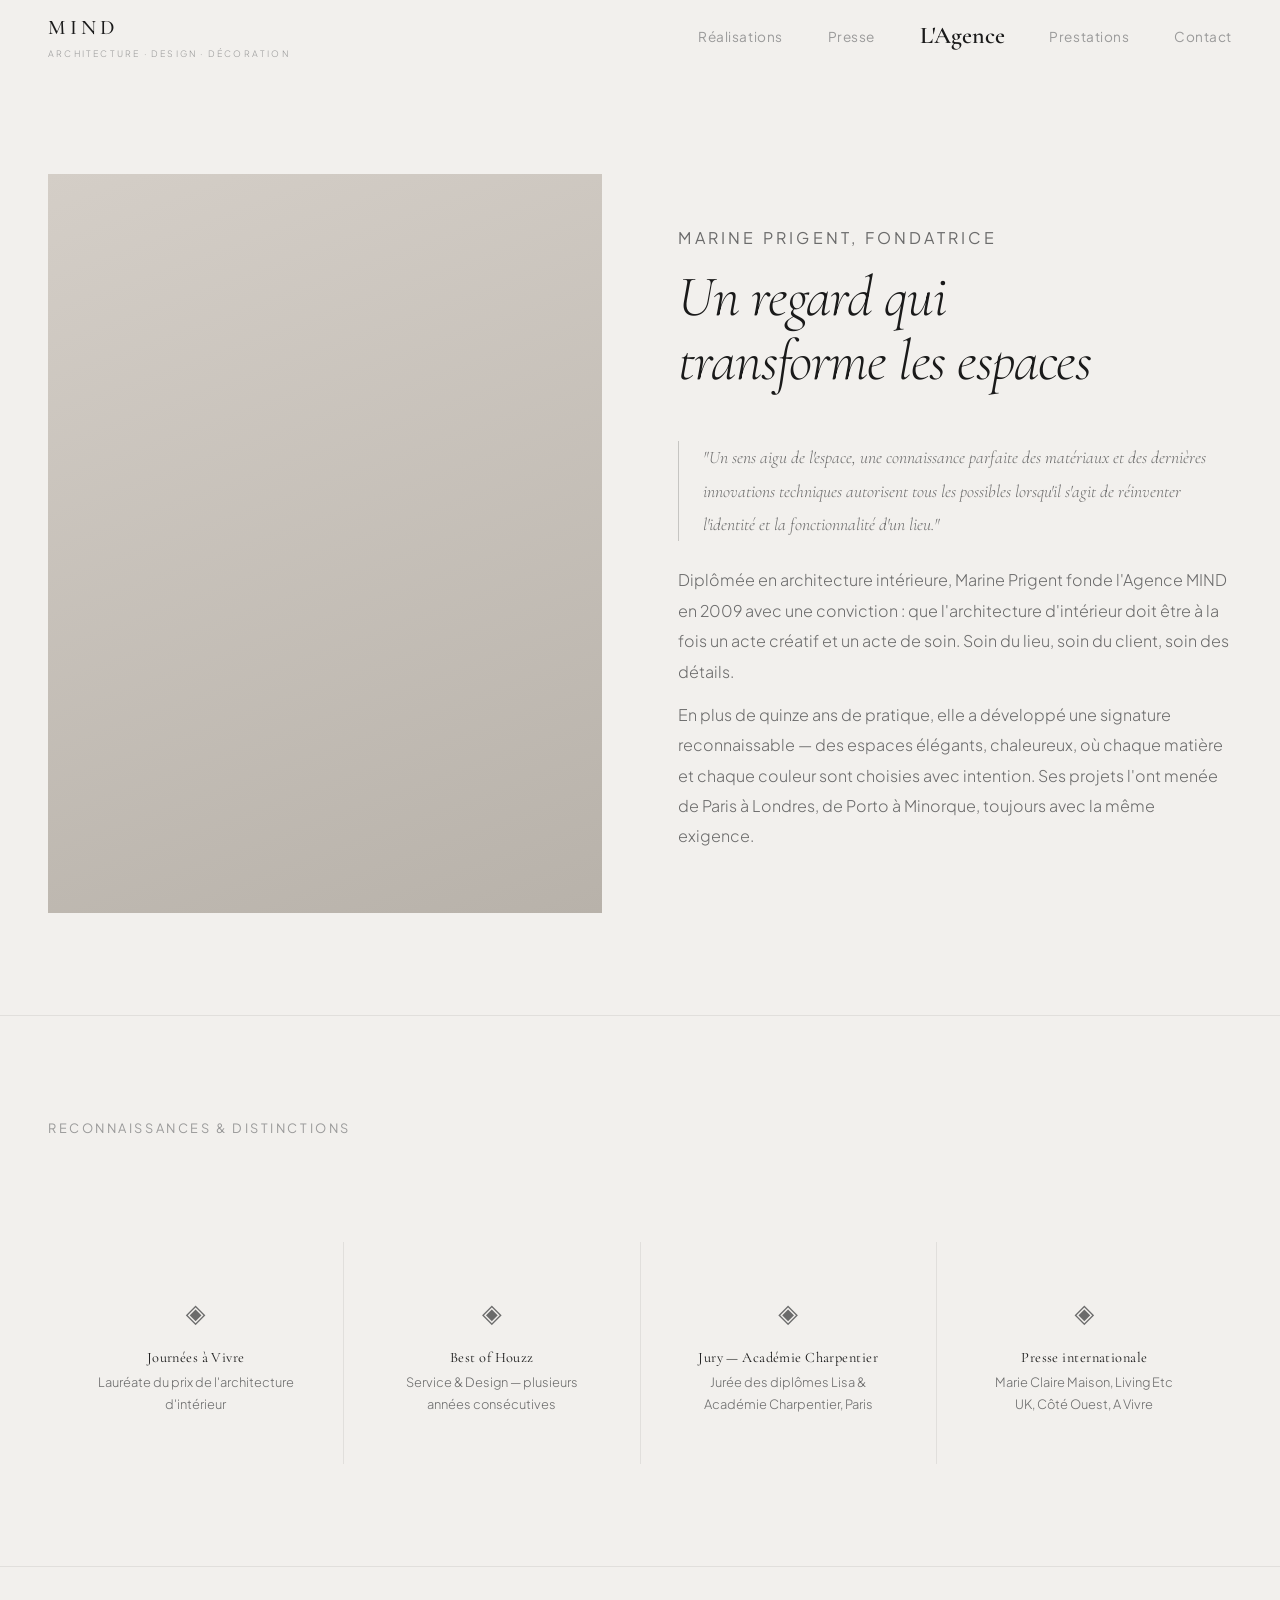
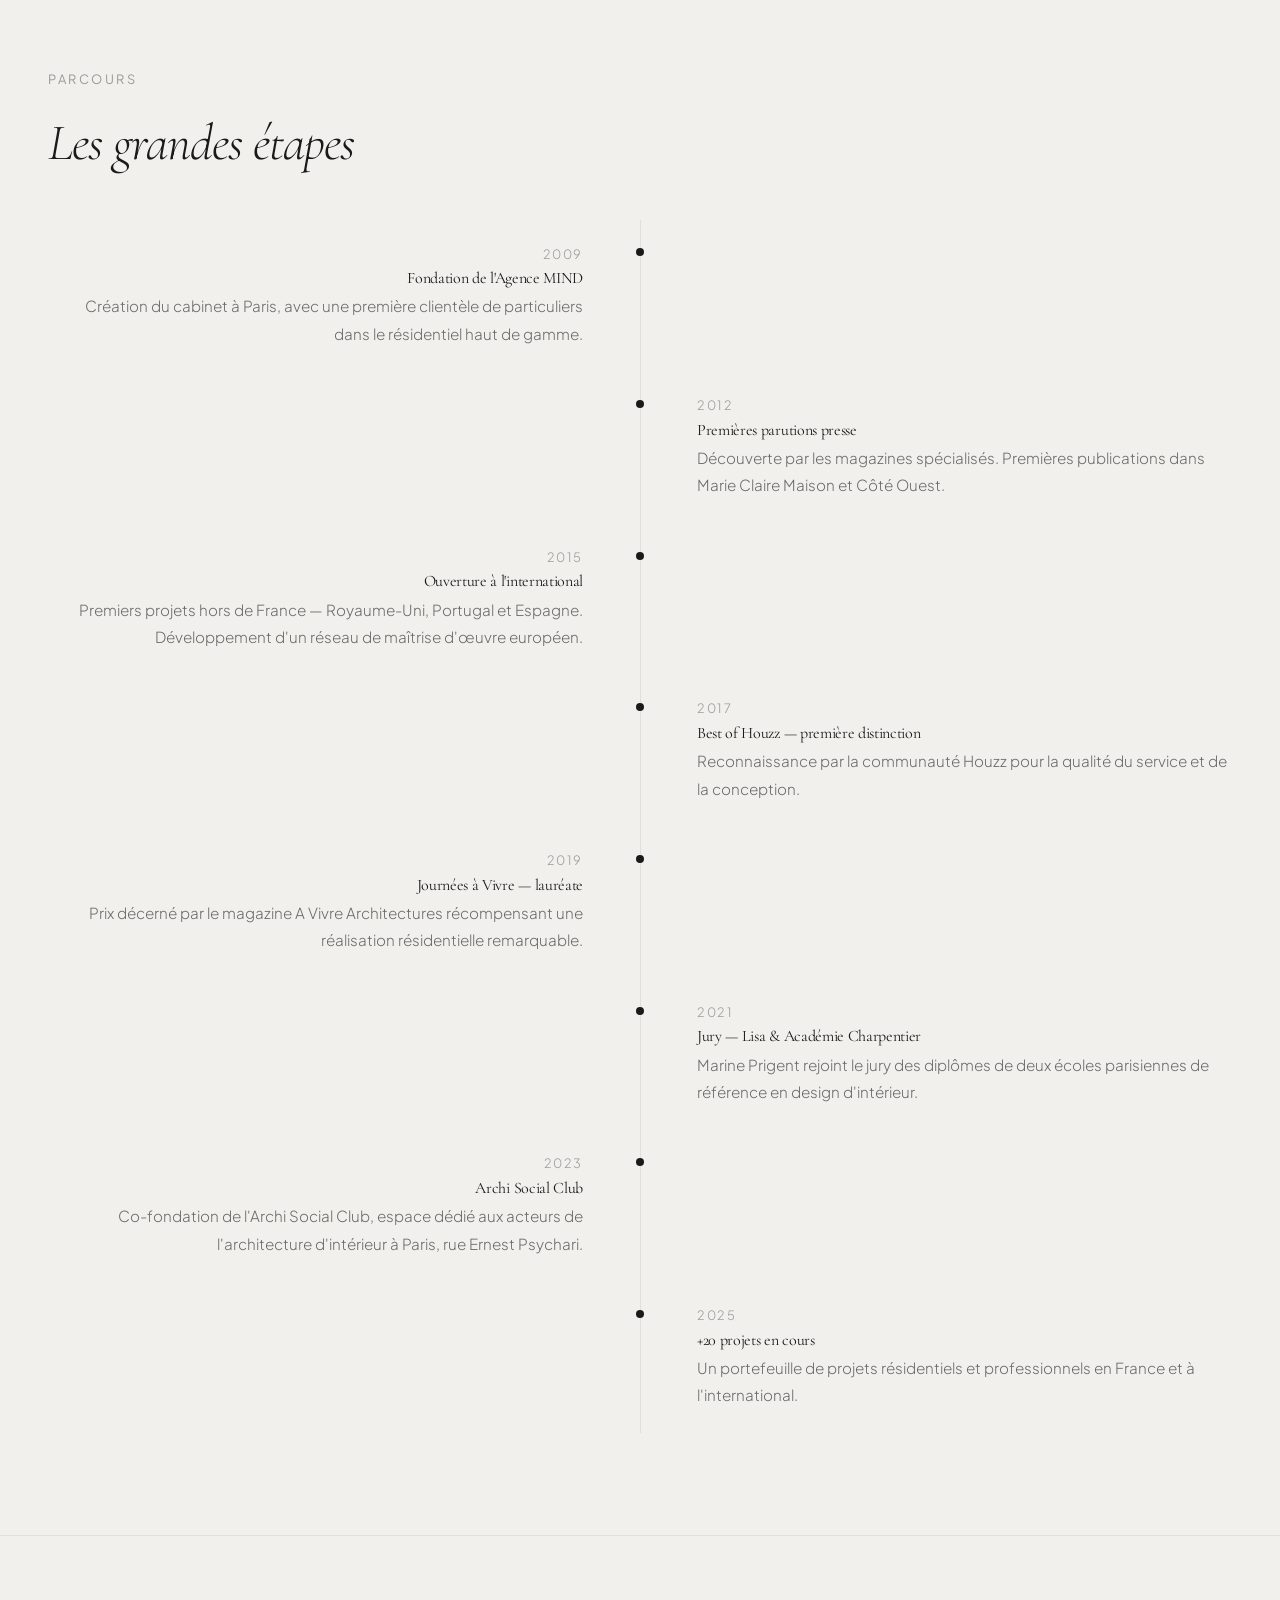
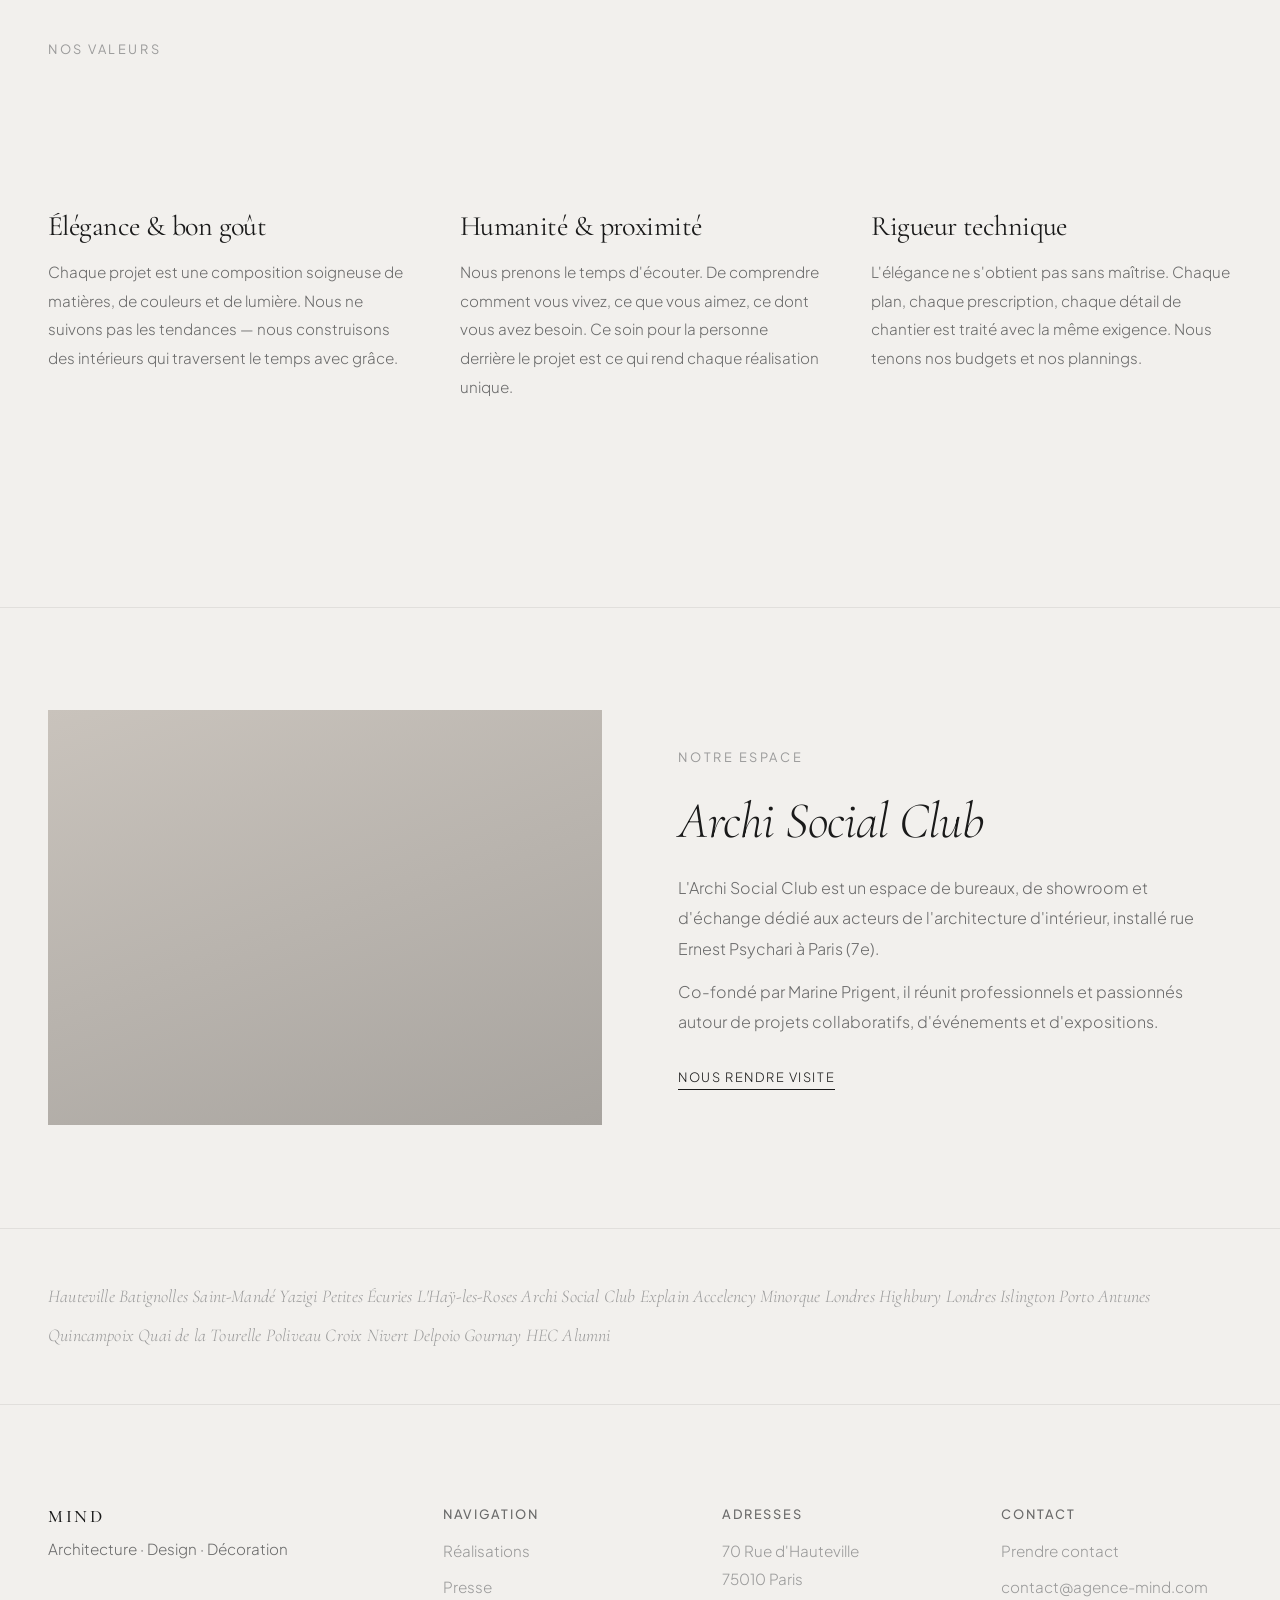
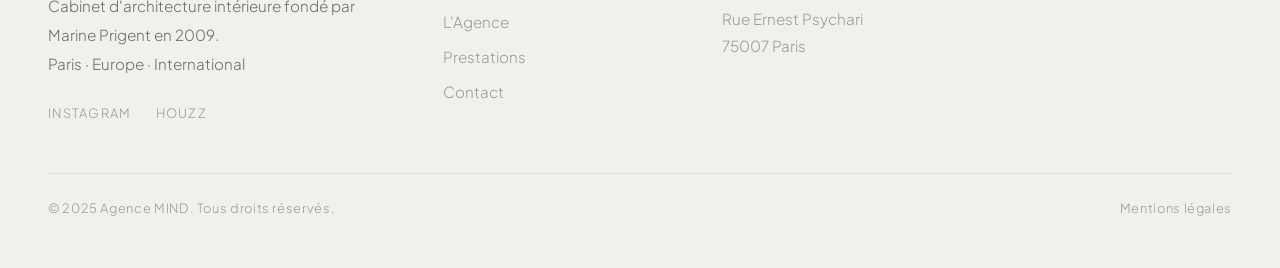
<file: agence.html>
<!DOCTYPE html>
<html lang="fr">
<head>
  <meta charset="UTF-8">
  <meta name="viewport" content="width=device-width, initial-scale=1.0">
  <title>L'Agence — Agence MIND</title>
  <meta name="description" content="Marine Prigent, fondatrice d'Agence MIND. Cabinet d'architecture intérieure parisien depuis 2009. Élégance, humanité et expertise technique au service de vos espaces.">
  <link rel="stylesheet" href="css/style.css">
</head>
<body>

  <nav id="main-nav">
    <a href="index.html" class="nav-logo">MIND<span>Architecture · Design · Décoration</span></a>
    <ul class="nav-links">
      <li><a href="realisations.html">Réalisations</a></li>
      <li><a href="presse.html">Presse</a></li>
      <li><a href="agence.html" class="active">L'Agence</a></li>
      <li><a href="services.html">Prestations</a></li>
      <li><a href="contact.html">Contact</a></li>
    </ul>
    <button class="hamburger" aria-label="Menu" onclick="toggleMenu()"><span></span><span></span><span></span></button>
  </nav>

  <div class="mobile-menu" id="mobile-menu">
    <a href="realisations.html">Réalisations</a>
    <a href="presse.html">Presse</a>
    <a href="agence.html">L'Agence</a>
    <a href="services.html">Prestations</a>
    <a href="contact.html">Contact</a>
  </div>

  <section>
    <div class="container">
      <div class="agence-hero">
        <div class="agence-portrait reveal-scale" style="background:linear-gradient(160deg,#D4CEC7,#B8B2AA);"></div>
        <div class="agence-bio">
          <p class="section-label reveal-line">Marine Prigent, Fondatrice</p>
          <h1 class="reveal">Un regard qui<br>transforme les espaces</h1>
          <blockquote class="reveal" style="transition-delay:0.1s;">
            "Un sens aigu de l'espace, une connaissance parfaite des matériaux et des dernières innovations techniques autorisent tous les possibles lorsqu'il s'agit de réinventer l'identité et la fonctionnalité d'un lieu."
          </blockquote>
          <p class="reveal" style="transition-delay:0.15s;">
            Diplômée en architecture intérieure, Marine Prigent fonde l'Agence MIND en 2009 avec une conviction : que l'architecture d'intérieur doit être à la fois un acte créatif et un acte de soin. Soin du lieu, soin du client, soin des détails.
          </p>
          <p class="reveal" style="transition-delay:0.2s;">
            En plus de quinze ans de pratique, elle a développé une signature reconnaissable — des espaces élégants, chaleureux, où chaque matière et chaque couleur sont choisies avec intention. Ses projets l'ont menée de Paris à Londres, de Porto à Minorque, toujours avec la même exigence.
          </p>
        </div>
      </div>
    </div>
  </section>

  <section style="border-top:1px solid var(--border);">
    <div class="container">
      <p class="section-label reveal-line" style="padding-top:var(--space-lg);">Reconnaissances & distinctions</p>
      <div class="awards-grid">
        <div class="award-card reveal" style="transition-delay:0s;">
          <div class="award-icon">◈</div>
          <h4>Journées à Vivre</h4>
          <p>Lauréate du prix de l'architecture d'intérieur</p>
        </div>
        <div class="award-card reveal" style="transition-delay:0.08s;">
          <div class="award-icon">◈</div>
          <h4>Best of Houzz</h4>
          <p>Service & Design — plusieurs années consécutives</p>
        </div>
        <div class="award-card reveal" style="transition-delay:0.16s;">
          <div class="award-icon">◈</div>
          <h4>Jury — Académie Charpentier</h4>
          <p>Jurée des diplômes Lisa & Académie Charpentier, Paris</p>
        </div>
        <div class="award-card reveal" style="transition-delay:0.24s;">
          <div class="award-icon">◈</div>
          <h4>Presse internationale</h4>
          <p>Marie Claire Maison, Living Etc UK, Côté Ouest, A Vivre</p>
        </div>
      </div>
    </div>
  </section>

  <section style="padding:var(--space-lg) 0; border-top:1px solid var(--border);">
    <div class="container">
      <p class="section-label reveal-line">Parcours</p>
      <div style="max-width:520px; margin-bottom:var(--space-md);">
        <h2 class="reveal" style="font-size:var(--fs-h2); font-style:italic; font-weight:300;">Les grandes étapes</h2>
      </div>
    </div>
    <div class="container" style="position:relative;">
      <div style="position:absolute; left:50%; top:0; bottom:0; width:1px; background:var(--border);"></div>
      <div class="timeline-items">
        <div class="timeline-item reveal">
          <div class="t-content"><div class="t-year">2009</div><h4>Fondation de l'Agence MIND</h4><p>Création du cabinet à Paris, avec une première clientèle de particuliers dans le résidentiel haut de gamme.</p></div>
          <div class="t-dot"><div class="t-dot-inner"></div></div><div class="t-empty"></div>
        </div>
        <div class="timeline-item reveal">
          <div class="t-empty"></div><div class="t-dot"><div class="t-dot-inner"></div></div>
          <div class="t-content"><div class="t-year">2012</div><h4>Premières parutions presse</h4><p>Découverte par les magazines spécialisés. Premières publications dans Marie Claire Maison et Côté Ouest.</p></div>
        </div>
        <div class="timeline-item reveal">
          <div class="t-content"><div class="t-year">2015</div><h4>Ouverture à l'international</h4><p>Premiers projets hors de France — Royaume-Uni, Portugal et Espagne. Développement d'un réseau de maîtrise d'œuvre européen.</p></div>
          <div class="t-dot"><div class="t-dot-inner"></div></div><div class="t-empty"></div>
        </div>
        <div class="timeline-item reveal">
          <div class="t-empty"></div><div class="t-dot"><div class="t-dot-inner"></div></div>
          <div class="t-content"><div class="t-year">2017</div><h4>Best of Houzz — première distinction</h4><p>Reconnaissance par la communauté Houzz pour la qualité du service et de la conception.</p></div>
        </div>
        <div class="timeline-item reveal">
          <div class="t-content"><div class="t-year">2019</div><h4>Journées à Vivre — lauréate</h4><p>Prix décerné par le magazine A Vivre Architectures récompensant une réalisation résidentielle remarquable.</p></div>
          <div class="t-dot"><div class="t-dot-inner"></div></div><div class="t-empty"></div>
        </div>
        <div class="timeline-item reveal">
          <div class="t-empty"></div><div class="t-dot"><div class="t-dot-inner"></div></div>
          <div class="t-content"><div class="t-year">2021</div><h4>Jury — Lisa & Académie Charpentier</h4><p>Marine Prigent rejoint le jury des diplômes de deux écoles parisiennes de référence en design d'intérieur.</p></div>
        </div>
        <div class="timeline-item reveal">
          <div class="t-content"><div class="t-year">2023</div><h4>Archi Social Club</h4><p>Co-fondation de l'Archi Social Club, espace dédié aux acteurs de l'architecture d'intérieur à Paris, rue Ernest Psychari.</p></div>
          <div class="t-dot"><div class="t-dot-inner"></div></div><div class="t-empty"></div>
        </div>
        <div class="timeline-item reveal">
          <div class="t-empty"></div><div class="t-dot"><div class="t-dot-inner"></div></div>
          <div class="t-content"><div class="t-year">2025</div><h4>+20 projets en cours</h4><p>Un portefeuille de projets résidentiels et professionnels en France et à l'international.</p></div>
        </div>
      </div>
    </div>
  </section>

  <section style="border-top:1px solid var(--border); padding:var(--space-lg) 0;">
    <div class="container">
      <p class="section-label reveal-line" style="margin-bottom:var(--space-md);">Nos valeurs</p>
      <div class="values-grid">
        <div class="value-item reveal">
          <h3>Élégance & bon goût</h3>
          <p>Chaque projet est une composition soigneuse de matières, de couleurs et de lumière. Nous ne suivons pas les tendances — nous construisons des intérieurs qui traversent le temps avec grâce.</p>
        </div>
        <div class="value-item reveal" style="transition-delay:0.1s;">
          <h3>Humanité & proximité</h3>
          <p>Nous prenons le temps d'écouter. De comprendre comment vous vivez, ce que vous aimez, ce dont vous avez besoin. Ce soin pour la personne derrière le projet est ce qui rend chaque réalisation unique.</p>
        </div>
        <div class="value-item reveal" style="transition-delay:0.2s;">
          <h3>Rigueur technique</h3>
          <p>L'élégance ne s'obtient pas sans maîtrise. Chaque plan, chaque prescription, chaque détail de chantier est traité avec la même exigence. Nous tenons nos budgets et nos plannings.</p>
        </div>
      </div>
    </div>
  </section>

  <section style="border-top:1px solid var(--border);">
    <div class="container" style="display:grid; grid-template-columns:1fr 1fr; gap:clamp(3rem,6vw,6rem); align-items:center; padding:var(--space-lg) clamp(1.5rem,4vw,3rem);">
      <div class="asc-image reveal-scale" style="background:linear-gradient(160deg,#C9C3BC,#A8A49F);"></div>
      <div>
        <p class="section-label reveal-line">Notre espace</p>
        <h2 class="reveal" style="font-size:var(--fs-h2); font-style:italic; font-weight:300; margin-bottom:var(--space-sm);">Archi Social Club</h2>
        <p class="reveal" style="transition-delay:0.1s; font-size:var(--fs-body); color:var(--mid); line-height:1.9; margin-bottom:0.8rem;">
          L'Archi Social Club est un espace de bureaux, de showroom et d'échange dédié aux acteurs de l'architecture d'intérieur, installé rue Ernest Psychari à Paris (7e).
        </p>
        <p class="reveal" style="transition-delay:0.15s; font-size:var(--fs-body); color:var(--mid); line-height:1.9; margin-bottom:var(--space-sm);">
          Co-fondé par Marine Prigent, il réunit professionnels et passionnés autour de projets collaboratifs, d'événements et d'expositions.
        </p>
        <a href="contact.html" class="link-underline reveal" style="transition-delay:0.2s;">Nous rendre visite</a>
      </div>
    </div>
  </section>

  <div class="projects-list-section">
    <div class="container">
      <div class="projects-list">
        <a href="pages/projet-hauteville.html">Hauteville</a>
        <a href="pages/projet-batignolles.html">Batignolles</a>
        <a href="pages/projet-saint-mande.html">Saint-Mandé</a>
        <a href="pages/projet-yazigi.html">Yazigi</a>
        <a href="pages/projet-petites-ecuries.html">Petites Écuries</a>
        <a href="pages/projet-hay-les-roses.html">L'Haÿ-les-Roses</a>
        <a href="pages/projet-archi-social-club.html">Archi Social Club</a>
        <a href="pages/projet-explain.html">Explain</a>
        <a href="pages/projet-accelency.html">Accelency</a>
        <a href="pages/projet-minorque.html">Minorque</a>
        <a href="pages/projet-londres-highbury.html">Londres Highbury</a>
        <a href="pages/projet-londres-islington.html">Londres Islington</a>
        <a href="pages/projet-porto.html">Porto Antunes</a>
        <a href="pages/projet-quincampoix.html">Quincampoix</a>
        <a href="pages/projet-quai-tourelle.html">Quai de la Tourelle</a>
        <a href="pages/projet-poliveau.html">Poliveau</a>
        <a href="pages/projet-croix-nivert.html">Croix Nivert</a>
        <a href="pages/projet-gournay.html">Delpoio Gournay</a>
        <a href="pages/projet-hec-alumni.html">HEC Alumni</a>
      </div>
    </div>
  </div>

  <footer>
    <div class="container">
      <div class="footer-grid">
        <div class="footer-brand">
          <h2>MIND</h2>
          <p>Architecture · Design · Décoration<br><br>Cabinet d'architecture intérieure fondé par Marine Prigent en 2009.<br>Paris · Europe · International</p>
          <div class="footer-social">
            <a href="https://instagram.com" target="_blank" rel="noopener">Instagram</a>
            <a href="https://houzz.com" target="_blank" rel="noopener">Houzz</a>
          </div>
        </div>
        <div class="footer-col"><h4>Navigation</h4><ul><li><a href="realisations.html">Réalisations</a></li><li><a href="presse.html">Presse</a></li><li><a href="agence.html">L'Agence</a></li><li><a href="services.html">Prestations</a></li><li><a href="contact.html">Contact</a></li></ul></div>
        <div class="footer-col"><h4>Adresses</h4><ul><li><a>70 Rue d'Hauteville<br>75010 Paris</a></li><li style="margin-top:0.8rem;"><a>Rue Ernest Psychari<br>75007 Paris</a></li></ul></div>
        <div class="footer-col"><h4>Contact</h4><ul><li><a href="contact.html">Prendre contact</a></li><li><a href="mailto:contact@agence-mind.com">contact@agence-mind.com</a></li></ul></div>
      </div>
      <div class="footer-bottom"><span>© 2025 Agence MIND. Tous droits réservés.</span><span>Mentions légales</span></div>
    </div>
  </footer>

  <script>
    const nav = document.getElementById('main-nav');
    window.addEventListener('scroll', () => nav.classList.toggle('scrolled', window.scrollY > 60));
    function toggleMenu() {
      document.querySelector('.hamburger').classList.toggle('open');
      document.getElementById('mobile-menu').classList.toggle('open');
      document.body.style.overflow = document.getElementById('mobile-menu').classList.contains('open') ? 'hidden' : '';
    }
    const observer = new IntersectionObserver((entries) => {
      entries.forEach(entry => { if (entry.isIntersecting) { entry.target.classList.add('visible'); observer.unobserve(entry.target); } });
    }, { threshold: 0.1, rootMargin: '0px 0px -40px 0px' });
    document.querySelectorAll('.reveal, .reveal-line, .reveal-scale').forEach(el => observer.observe(el));
  </script>

</body>
</html>
</file>
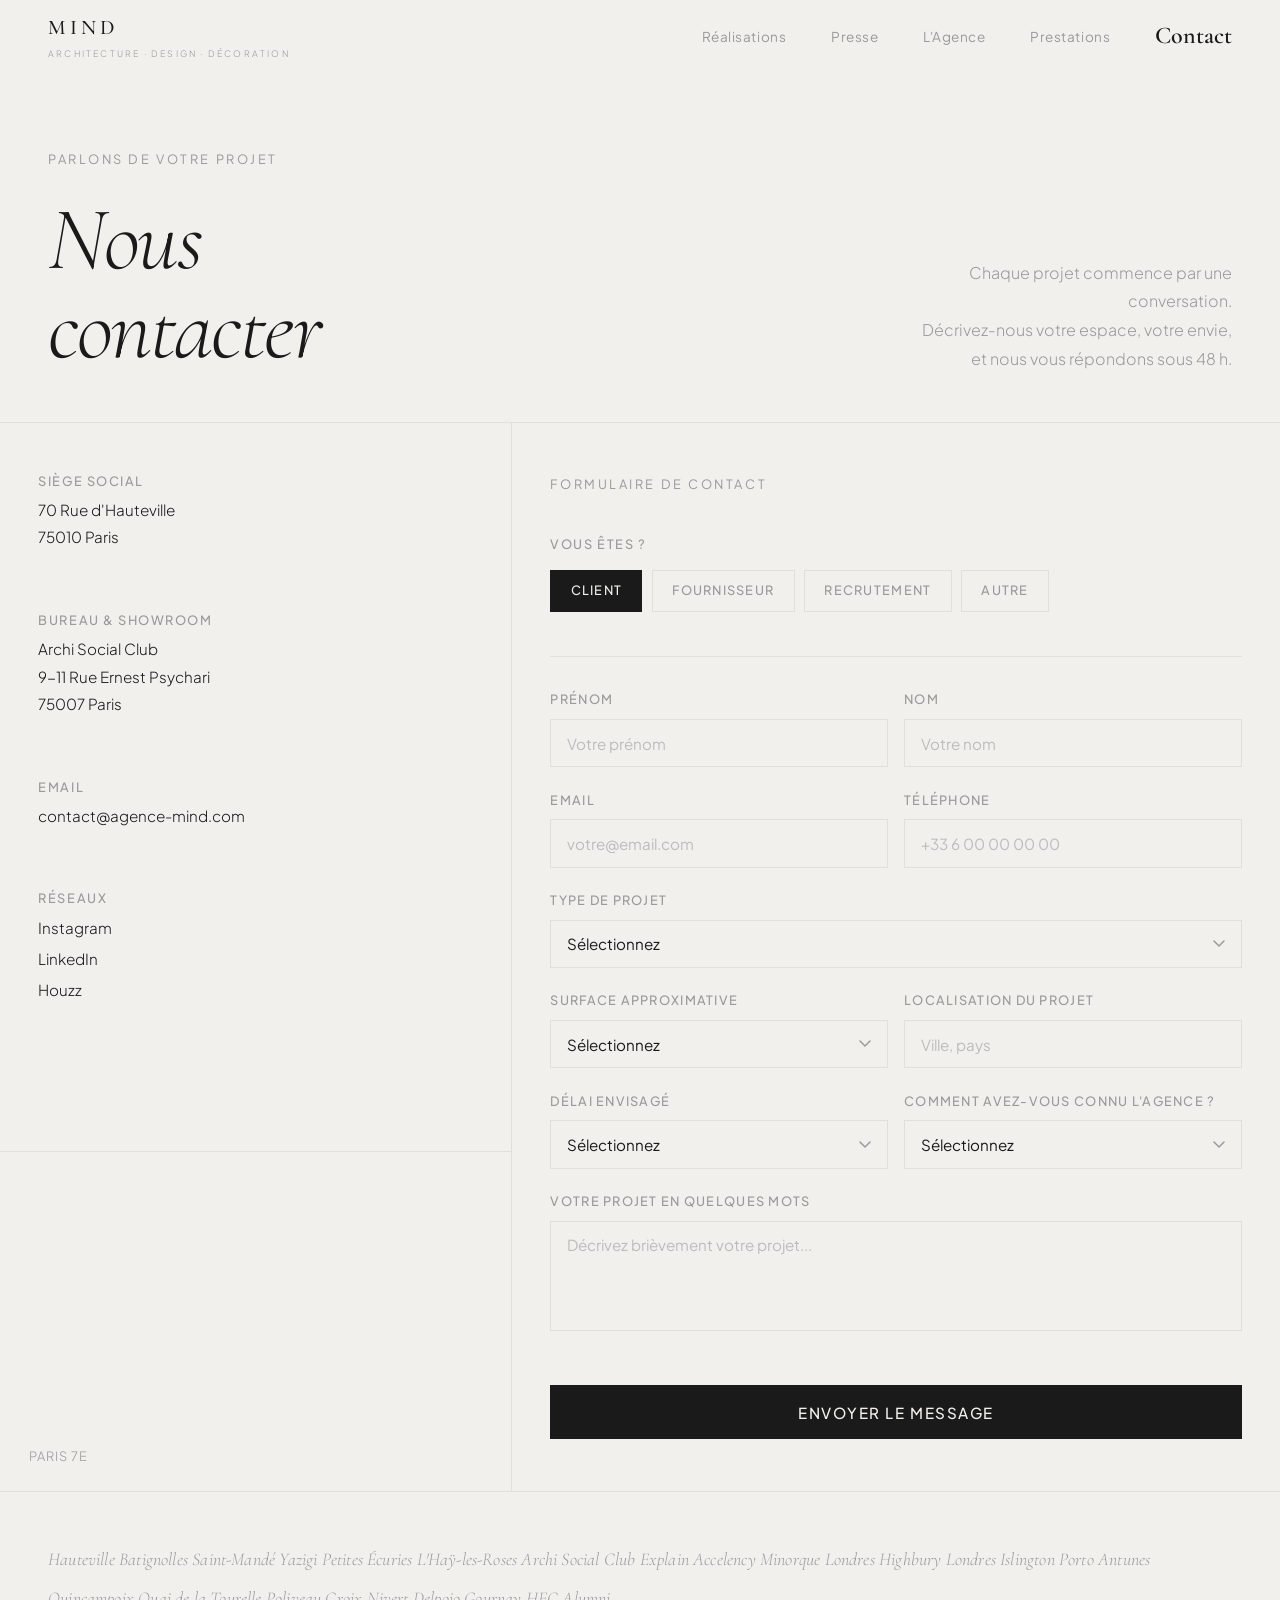
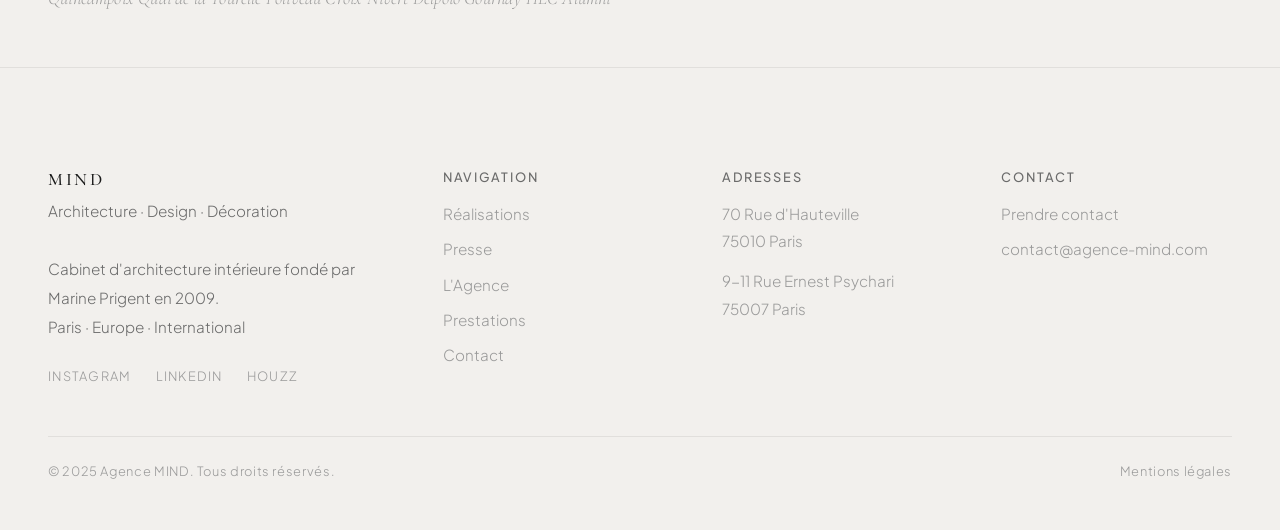
<file: contact.html>
<!DOCTYPE html>
<html lang="fr">
<head>
  <meta charset="UTF-8">
  <meta name="viewport" content="width=device-width, initial-scale=1.0">
  <title>Contact — Agence MIND</title>
  <meta name="description" content="Contactez l'Agence MIND pour votre projet d'architecture intérieure à Paris, en France ou à l'international.">
  <link rel="stylesheet" href="css/style.css">
  <style>
    /* ── Contact page ── */
    .contact-hero {
      padding: calc(var(--nav-height) + clamp(3rem,6vw,5rem)) 0 clamp(2rem,4vw,3rem);
      border-bottom: 1px solid var(--border);
    }

    .contact-hero-inner {
      display: flex;
      align-items: flex-end;
      justify-content: space-between;
      gap: 2rem;
      flex-wrap: wrap;
    }

    .contact-hero h1 {
      font-size: var(--fs-hero);
      font-family: var(--font-display);
      font-style: italic;
      font-weight: 300;
      line-height: 1;
      margin: 0.5rem 0 0;
    }

    .contact-hero-sub {
      font-size: var(--fs-body);
      color: var(--muted);
      max-width: 340px;
      line-height: 1.8;
      text-align: right;
    }

    /* ── Main layout ── */
    .contact-body {
      display: grid;
      grid-template-columns: 2fr 3fr;
      min-height: 80vh;
    }

    /* ── Left column ── */
    .contact-aside {
      border-right: 1px solid var(--border);
      display: flex;
      flex-direction: column;
    }

    .contact-aside-info {
      padding: clamp(2rem,4vw,3.5rem) clamp(1.5rem,3vw,2.5rem);
      display: flex;
      flex-direction: column;
      gap: clamp(1.5rem,3vw,2.5rem);
      flex: 1;
    }

    .contact-block h4 {
      font-family: var(--font-body);
      font-size: var(--fs-xs);
      font-weight: 500;
      letter-spacing: 0.12em;
      text-transform: uppercase;
      color: var(--muted);
      margin-bottom: 0.5rem;
    }

    .contact-block p,
    .contact-block a {
      font-size: var(--fs-small);
      color: var(--ink);
      line-height: 1.8;
      display: block;
      text-decoration: none;
    }

    .contact-block a {
      transition: color 0.2s;
    }

    .contact-block a:hover { color: var(--muted); }

    .contact-networks {
      display: flex;
      flex-direction: column;
      gap: 0.25rem;
    }

    /* Map */
    .contact-map {
      flex-shrink: 0;
      border-top: 1px solid var(--border);
      height: clamp(220px, 30vw, 340px);
      overflow: hidden;
      position: relative;
    }

    .contact-map iframe {
      width: 100%;
      height: 100%;
      border: none;
      display: block;
      filter: grayscale(1) contrast(0.9);
      transition: filter 0.4s;
    }

    .contact-map:hover iframe { filter: grayscale(0.4) contrast(1); }

    .contact-map-label {
      position: absolute;
      bottom: 1rem;
      left: 1rem;
      background: var(--bg);
      padding: 0.4rem 0.8rem;
      font-size: var(--fs-xs);
      letter-spacing: 0.08em;
      text-transform: uppercase;
      color: var(--muted);
      pointer-events: none;
    }

    /* ── Right column: form ── */
    .contact-form-wrap {
      padding: clamp(2rem,4vw,3.5rem) clamp(1.5rem,3vw,3rem);
    }

    .contact-form-wrap .section-label {
      margin-bottom: clamp(1.5rem,3vw,2.5rem);
    }

    /* Profil chips */
    .profil-group {
      margin-bottom: clamp(1.5rem,3vw,2rem);
    }

    .profil-label {
      font-family: var(--font-body);
      font-size: var(--fs-xs);
      font-weight: 500;
      letter-spacing: 0.12em;
      text-transform: uppercase;
      color: var(--muted);
      display: block;
      margin-bottom: 0.9rem;
    }

    .profil-chips {
      display: flex;
      gap: 0.6rem;
      flex-wrap: wrap;
    }

    .profil-chip {
      display: none;
    }

    .profil-chip + label {
      display: inline-flex;
      align-items: center;
      padding: 0.55rem 1.2rem;
      border: 1px solid var(--border);
      font-size: var(--fs-small);
      font-family: var(--font-body);
      color: var(--muted);
      cursor: pointer;
      transition: border-color 0.2s, color 0.2s, background 0.2s;
      user-select: none;
    }

    .profil-chip + label:hover {
      border-color: var(--ink);
      color: var(--ink);
    }

    .profil-chip:checked + label {
      border-color: var(--ink);
      background: var(--ink);
      color: var(--bg);
    }

    .profil-autre-field {
      margin-top: 0.8rem;
      overflow: hidden;
      max-height: 0;
      opacity: 0;
      transition: max-height 0.35s cubic-bezier(0.16,1,0.3,1), opacity 0.25s ease;
    }

    .profil-autre-field.visible {
      max-height: 80px;
      opacity: 1;
    }

    .profil-autre-field input {
      width: 100%;
      padding: 0.75rem 1rem;
      border: 1px solid var(--border);
      background: transparent;
      color: var(--ink);
      font-family: var(--font-body);
      font-size: var(--fs-small);
      outline: none;
      box-sizing: border-box;
      transition: border-color 0.2s;
    }

    .profil-autre-field input:focus { border-color: var(--ink); }
    .profil-autre-field input::placeholder { color: var(--muted); opacity: 0.6; }

    /* Form fields */
    .form-divider {
      height: 1px;
      background: var(--border);
      margin: clamp(1.2rem,2.5vw,2rem) 0;
    }

    .contact-form-wrap .form-group {
      display: flex;
      flex-direction: column;
      gap: 0.5rem;
      margin-bottom: clamp(1rem,2vw,1.4rem);
    }

    .contact-form-wrap label {
      font-size: var(--fs-xs);
      font-weight: 500;
      letter-spacing: 0.1em;
      text-transform: uppercase;
      color: var(--muted);
    }

    .contact-form-wrap input,
    .contact-form-wrap select,
    .contact-form-wrap textarea {
      width: 100%;
      padding: 0.85rem 1rem;
      border: 1px solid var(--border);
      background: transparent;
      color: var(--ink);
      font-family: var(--font-body);
      font-size: var(--fs-small);
      outline: none;
      appearance: none;
      -webkit-appearance: none;
      transition: border-color 0.2s;
      box-sizing: border-box;
    }

    .contact-form-wrap select {
      background-image: url("data:image/svg+xml,%3Csvg xmlns='http://www.w3.org/2000/svg' width='12' height='8' viewBox='0 0 12 8' fill='none'%3E%3Cpath d='M1 1L6 6L11 1' stroke='%239A9A9A' stroke-width='1.5' stroke-linecap='round'/%3E%3C/svg%3E");
      background-repeat: no-repeat;
      background-position: right 1rem center;
      padding-right: 2.5rem;
    }

    .contact-form-wrap input:focus,
    .contact-form-wrap select:focus,
    .contact-form-wrap textarea:focus {
      border-color: var(--ink);
    }

    .contact-form-wrap input::placeholder,
    .contact-form-wrap textarea::placeholder {
      color: var(--muted);
      opacity: 0.6;
    }

    .contact-form-wrap textarea {
      resize: none;
      height: 110px;
    }

    .form-row {
      display: grid;
      grid-template-columns: 1fr 1fr;
      gap: 1rem;
    }

    .btn-submit {
      margin-top: clamp(1.2rem,2.5vw,2rem);
      width: 100%;
      padding: 1.1rem 2rem;
      background: var(--ink);
      color: var(--bg);
      border: none;
      font-family: var(--font-body);
      font-size: var(--fs-small);
      font-weight: 500;
      letter-spacing: 0.1em;
      text-transform: uppercase;
      cursor: pointer;
      transition: opacity 0.2s;
    }

    .btn-submit:hover { opacity: 0.8; }

    /* ── Responsive ── */
    @media (max-width: 900px) {
      .contact-hero-sub { display: none; }
      .contact-body { grid-template-columns: 1fr; }
      .contact-aside { border-right: none; border-bottom: 1px solid var(--border); }
      .contact-map { height: 220px; }
    }

    @media (max-width: 600px) {
      .form-row { grid-template-columns: 1fr; }
      .profil-chips { gap: 0.4rem; }
    }
  </style>
</head>
<body>

  <nav id="main-nav">
    <a href="index.html" class="nav-logo">MIND<span>Architecture · Design · Décoration</span></a>
    <ul class="nav-links">
      <li><a href="realisations.html">Réalisations</a></li>
      <li><a href="presse.html">Presse</a></li>
      <li><a href="agence.html">L'Agence</a></li>
      <li><a href="services.html">Prestations</a></li>
      <li><a href="contact.html" class="active">Contact</a></li>
    </ul>
    <button class="hamburger" aria-label="Menu" onclick="toggleMenu()"><span></span><span></span><span></span></button>
  </nav>

  <div class="mobile-menu" id="mobile-menu">
    <a href="realisations.html">Réalisations</a>
    <a href="presse.html">Presse</a>
    <a href="agence.html">L'Agence</a>
    <a href="services.html">Prestations</a>
    <a href="contact.html">Contact</a>
  </div>

  <!-- HERO -->
  <section class="contact-hero">
    <div class="container">
      <div class="contact-hero-inner">
        <div>
          <p class="section-label reveal-line">Parlons de votre projet</p>
          <h1 class="reveal">Nous<br>contacter</h1>
        </div>
        <p class="contact-hero-sub reveal" style="transition-delay:0.1s;">
          Chaque projet commence par une conversation.<br>Décrivez-nous votre espace, votre envie,<br>et nous vous répondons sous 48 h.
        </p>
      </div>
    </div>
  </section>

  <!-- MAIN GRID -->
  <div class="contact-body">

    <!-- Aside : infos + map -->
    <aside class="contact-aside">
      <div class="contact-aside-info">

        <div class="contact-block reveal">
          <h4>Siège social</h4>
          <p>70 Rue d'Hauteville<br>75010 Paris</p>
        </div>

        <div class="contact-block reveal" style="transition-delay:0.05s;">
          <h4>Bureau & Showroom</h4>
          <p>Archi Social Club<br>9-11 Rue Ernest Psychari<br>75007 Paris</p>
        </div>

        <div class="contact-block reveal" style="transition-delay:0.1s;">
          <h4>Email</h4>
          <a href="mailto:contact@agence-mind.com">contact@agence-mind.com</a>
        </div>

        <div class="contact-block reveal" style="transition-delay:0.15s;">
          <h4>Réseaux</h4>
          <div class="contact-networks">
            <a href="https://instagram.com" target="_blank" rel="noopener">Instagram</a>
            <a href="https://www.linkedin.com" target="_blank" rel="noopener">LinkedIn</a>
            <a href="https://houzz.com" target="_blank" rel="noopener">Houzz</a>
          </div>
        </div>

      </div>

      <!-- Google Maps -->
      <div class="contact-map reveal">
        <iframe
          src="https://maps.google.com/maps?q=9+rue+Ernest+Psychari,+75007+Paris&t=&z=15&ie=UTF8&iwloc=&output=embed"
          title="Agence MIND — 9-11 Rue Ernest Psychari, Paris 7e"
          loading="lazy"
          referrerpolicy="no-referrer-when-downgrade"
          allowfullscreen>
        </iframe>
        <span class="contact-map-label">Paris 7e</span>
      </div>
    </aside>

    <!-- Form -->
    <div class="contact-form-wrap">
      <p class="section-label reveal-line">Formulaire de contact</p>

      <form>

        <!-- Profil -->
        <div class="profil-group reveal">
          <span class="profil-label">Vous êtes ?</span>
          <div class="profil-chips">
            <input type="radio" name="profil" id="profil-client" value="client" class="profil-chip" checked>
            <label for="profil-client">Client</label>

            <input type="radio" name="profil" id="profil-fournisseur" value="fournisseur" class="profil-chip">
            <label for="profil-fournisseur">Fournisseur</label>

            <input type="radio" name="profil" id="profil-recrutement" value="recrutement" class="profil-chip">
            <label for="profil-recrutement">Recrutement</label>

            <input type="radio" name="profil" id="profil-autre" value="autre" class="profil-chip">
            <label for="profil-autre">Autre</label>
          </div>

          <div class="profil-autre-field" id="profil-autre-field">
            <input type="text" id="profil-autre-detail" name="profil-autre-detail" placeholder="Précisez votre profil...">
          </div>
        </div>

        <div class="form-divider"></div>

        <div class="form-row reveal" style="transition-delay:0.05s;">
          <div class="form-group">
            <label for="prenom">Prénom</label>
            <input type="text" id="prenom" name="prenom" placeholder="Votre prénom">
          </div>
          <div class="form-group">
            <label for="nom">Nom</label>
            <input type="text" id="nom" name="nom" placeholder="Votre nom">
          </div>
        </div>

        <div class="form-row reveal" style="transition-delay:0.08s;">
          <div class="form-group">
            <label for="email">Email</label>
            <input type="email" id="email" name="email" placeholder="votre@email.com">
          </div>
          <div class="form-group">
            <label for="tel">Téléphone</label>
            <input type="tel" id="tel" name="tel" placeholder="+33 6 00 00 00 00">
          </div>
        </div>

        <div class="form-group reveal" style="transition-delay:0.1s;">
          <label for="type-projet">Type de projet</label>
          <select id="type-projet" name="type-projet">
            <option value="" disabled selected>Sélectionnez</option>
            <option value="residence-principale">Résidence principale</option>
            <option value="residence-secondaire">Résidence secondaire</option>
            <option value="locatif">Investissement locatif</option>
            <option value="bureaux">Bureaux & Hospitality</option>
            <option value="autre">Autre</option>
          </select>
        </div>

        <div class="form-row reveal" style="transition-delay:0.12s;">
          <div class="form-group">
            <label for="surface">Surface approximative</label>
            <select id="surface" name="surface">
              <option value="" disabled selected>Sélectionnez</option>
              <option value="moins-50">Moins de 50 m²</option>
              <option value="50-100">50 – 100 m²</option>
              <option value="100-200">100 – 200 m²</option>
              <option value="200-plus">Plus de 200 m²</option>
            </select>
          </div>
          <div class="form-group">
            <label for="localisation">Localisation du projet</label>
            <input type="text" id="localisation" name="localisation" placeholder="Ville, pays">
          </div>
        </div>

        <div class="form-row reveal" style="transition-delay:0.14s;">
          <div class="form-group">
            <label for="delai">Délai envisagé</label>
            <select id="delai" name="delai">
              <option value="" disabled selected>Sélectionnez</option>
              <option value="moins-3-mois">Moins de 3 mois</option>
              <option value="3-6-mois">3 à 6 mois</option>
              <option value="6-12-mois">6 à 12 mois</option>
              <option value="plus-12-mois">Plus d'un an</option>
              <option value="pas-encore-defini">Pas encore défini</option>
            </select>
          </div>
          <div class="form-group">
            <label for="comment">Comment avez-vous connu l'agence ?</label>
            <select id="comment" name="comment">
              <option value="" disabled selected>Sélectionnez</option>
              <option value="bouche-a-oreille">Bouche à oreille</option>
              <option value="instagram">Instagram</option>
              <option value="linkedin">LinkedIn</option>
              <option value="houzz">Houzz</option>
              <option value="presse">Presse / Magazine</option>
              <option value="google">Recherche Google</option>
              <option value="autre">Autre</option>
            </select>
          </div>
        </div>

        <div class="form-group reveal" style="transition-delay:0.16s;">
          <label for="message">Votre projet en quelques mots</label>
          <textarea id="message" name="message" placeholder="Décrivez brièvement votre projet..."></textarea>
        </div>

        <button type="submit" class="btn-submit reveal" style="transition-delay:0.18s;">Envoyer le message</button>

      </form>
    </div>

  </div>

  <div class="projects-list-section">
    <div class="container">
      <div class="projects-list">
        <a href="pages/projet-hauteville.html">Hauteville</a>
        <a href="pages/projet-batignolles.html">Batignolles</a>
        <a href="pages/projet-saint-mande.html">Saint-Mandé</a>
        <a href="pages/projet-yazigi.html">Yazigi</a>
        <a href="pages/projet-petites-ecuries.html">Petites Écuries</a>
        <a href="pages/projet-hay-les-roses.html">L'Haÿ-les-Roses</a>
        <a href="pages/projet-archi-social-club.html">Archi Social Club</a>
        <a href="pages/projet-explain.html">Explain</a>
        <a href="pages/projet-accelency.html">Accelency</a>
        <a href="pages/projet-minorque.html">Minorque</a>
        <a href="pages/projet-londres-highbury.html">Londres Highbury</a>
        <a href="pages/projet-londres-islington.html">Londres Islington</a>
        <a href="pages/projet-porto.html">Porto Antunes</a>
        <a href="pages/projet-quincampoix.html">Quincampoix</a>
        <a href="pages/projet-quai-tourelle.html">Quai de la Tourelle</a>
        <a href="pages/projet-poliveau.html">Poliveau</a>
        <a href="pages/projet-croix-nivert.html">Croix Nivert</a>
        <a href="pages/projet-gournay.html">Delpoio Gournay</a>
        <a href="pages/projet-hec-alumni.html">HEC Alumni</a>
      </div>
    </div>
  </div>

  <footer>
    <div class="container">
      <div class="footer-grid">
        <div class="footer-brand"><h2>MIND</h2><p>Architecture · Design · Décoration<br><br>Cabinet d'architecture intérieure fondé par Marine Prigent en 2009.<br>Paris · Europe · International</p><div class="footer-social"><a href="https://instagram.com" target="_blank" rel="noopener">Instagram</a><a href="https://www.linkedin.com" target="_blank" rel="noopener">LinkedIn</a><a href="https://houzz.com" target="_blank" rel="noopener">Houzz</a></div></div>
        <div class="footer-col"><h4>Navigation</h4><ul><li><a href="realisations.html">Réalisations</a></li><li><a href="presse.html">Presse</a></li><li><a href="agence.html">L'Agence</a></li><li><a href="services.html">Prestations</a></li><li><a href="contact.html">Contact</a></li></ul></div>
        <div class="footer-col"><h4>Adresses</h4><ul><li><a>70 Rue d'Hauteville<br>75010 Paris</a></li><li style="margin-top:0.8rem;"><a>9-11 Rue Ernest Psychari<br>75007 Paris</a></li></ul></div>
        <div class="footer-col"><h4>Contact</h4><ul><li><a href="contact.html">Prendre contact</a></li><li><a href="mailto:contact@agence-mind.com">contact@agence-mind.com</a></li></ul></div>
      </div>
      <div class="footer-bottom"><span>© 2025 Agence MIND. Tous droits réservés.</span><span>Mentions légales</span></div>
    </div>
  </footer>

  <script>
    const nav = document.getElementById('main-nav');
    window.addEventListener('scroll', () => nav.classList.toggle('scrolled', window.scrollY > 60));
    function toggleMenu() {
      document.querySelector('.hamburger').classList.toggle('open');
      document.getElementById('mobile-menu').classList.toggle('open');
      document.body.style.overflow = document.getElementById('mobile-menu').classList.contains('open') ? 'hidden' : '';
    }
    const observer = new IntersectionObserver((entries) => {
      entries.forEach(entry => { if (entry.isIntersecting) { entry.target.classList.add('visible'); observer.unobserve(entry.target); } });
    }, { threshold: 0.1, rootMargin: '0px 0px -40px 0px' });
    document.querySelectorAll('.reveal, .reveal-line, .reveal-scale').forEach(el => observer.observe(el));

    // Champ "Autre" conditionnel
    document.querySelectorAll('.profil-chip').forEach(radio => {
      radio.addEventListener('change', () => {
        const field = document.getElementById('profil-autre-field');
        const input = document.getElementById('profil-autre-detail');
        const isAutre = document.getElementById('profil-autre').checked;
        field.classList.toggle('visible', isAutre);
        if (isAutre) setTimeout(() => input.focus(), 50);
        else input.value = '';
      });
    });
  </script>

</body>
</html>
</file>
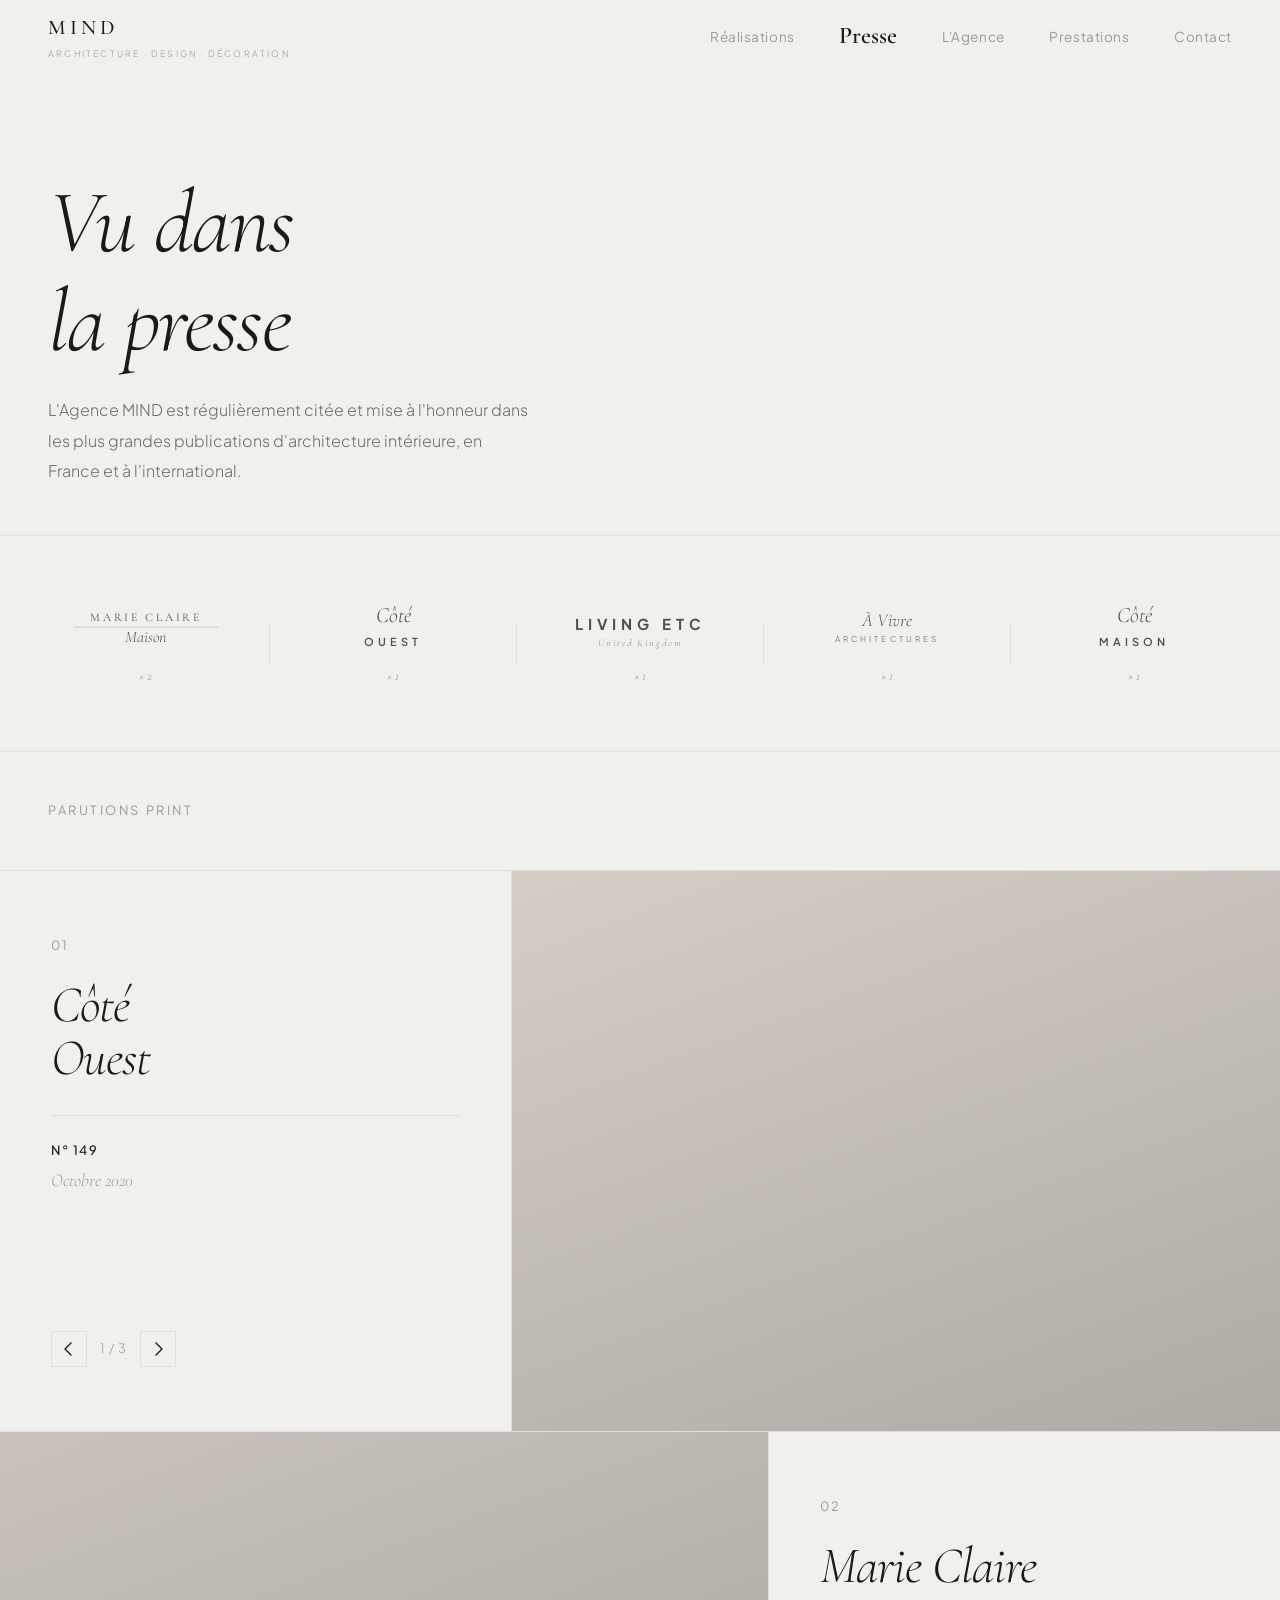
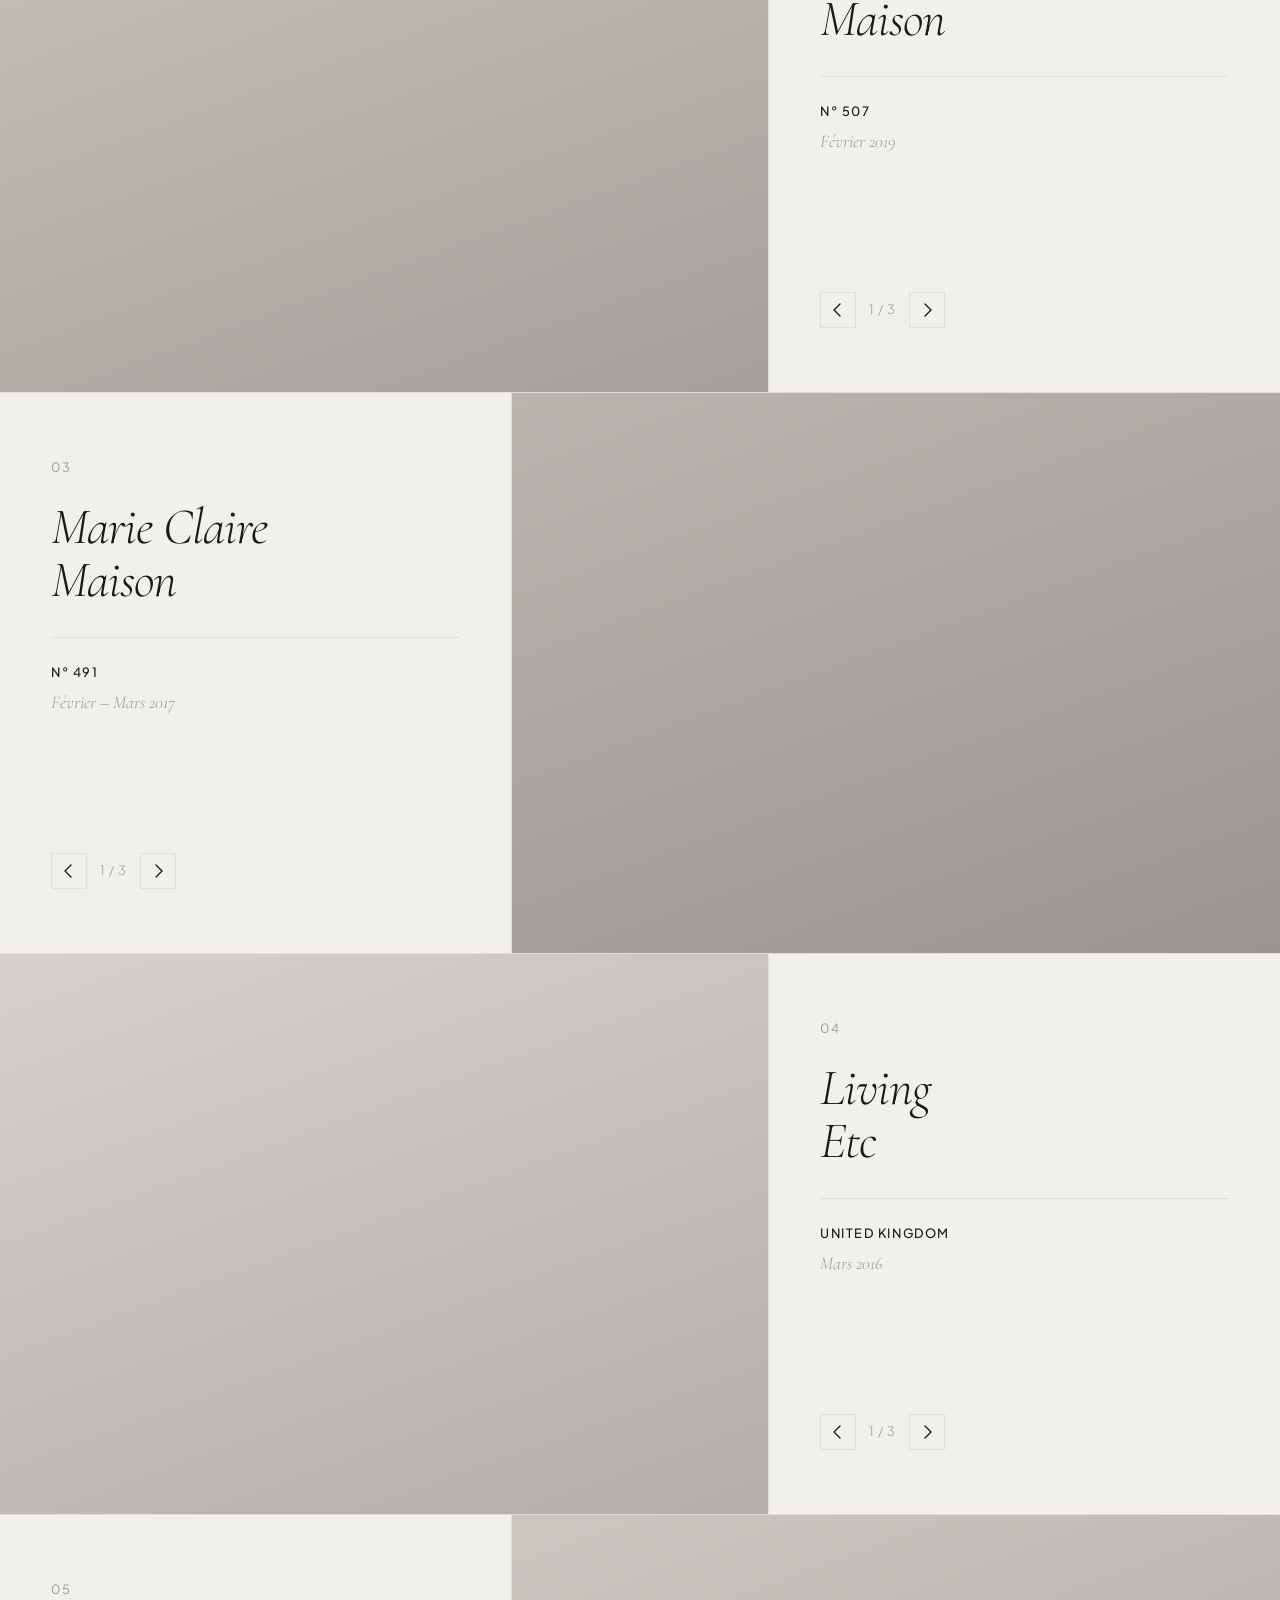
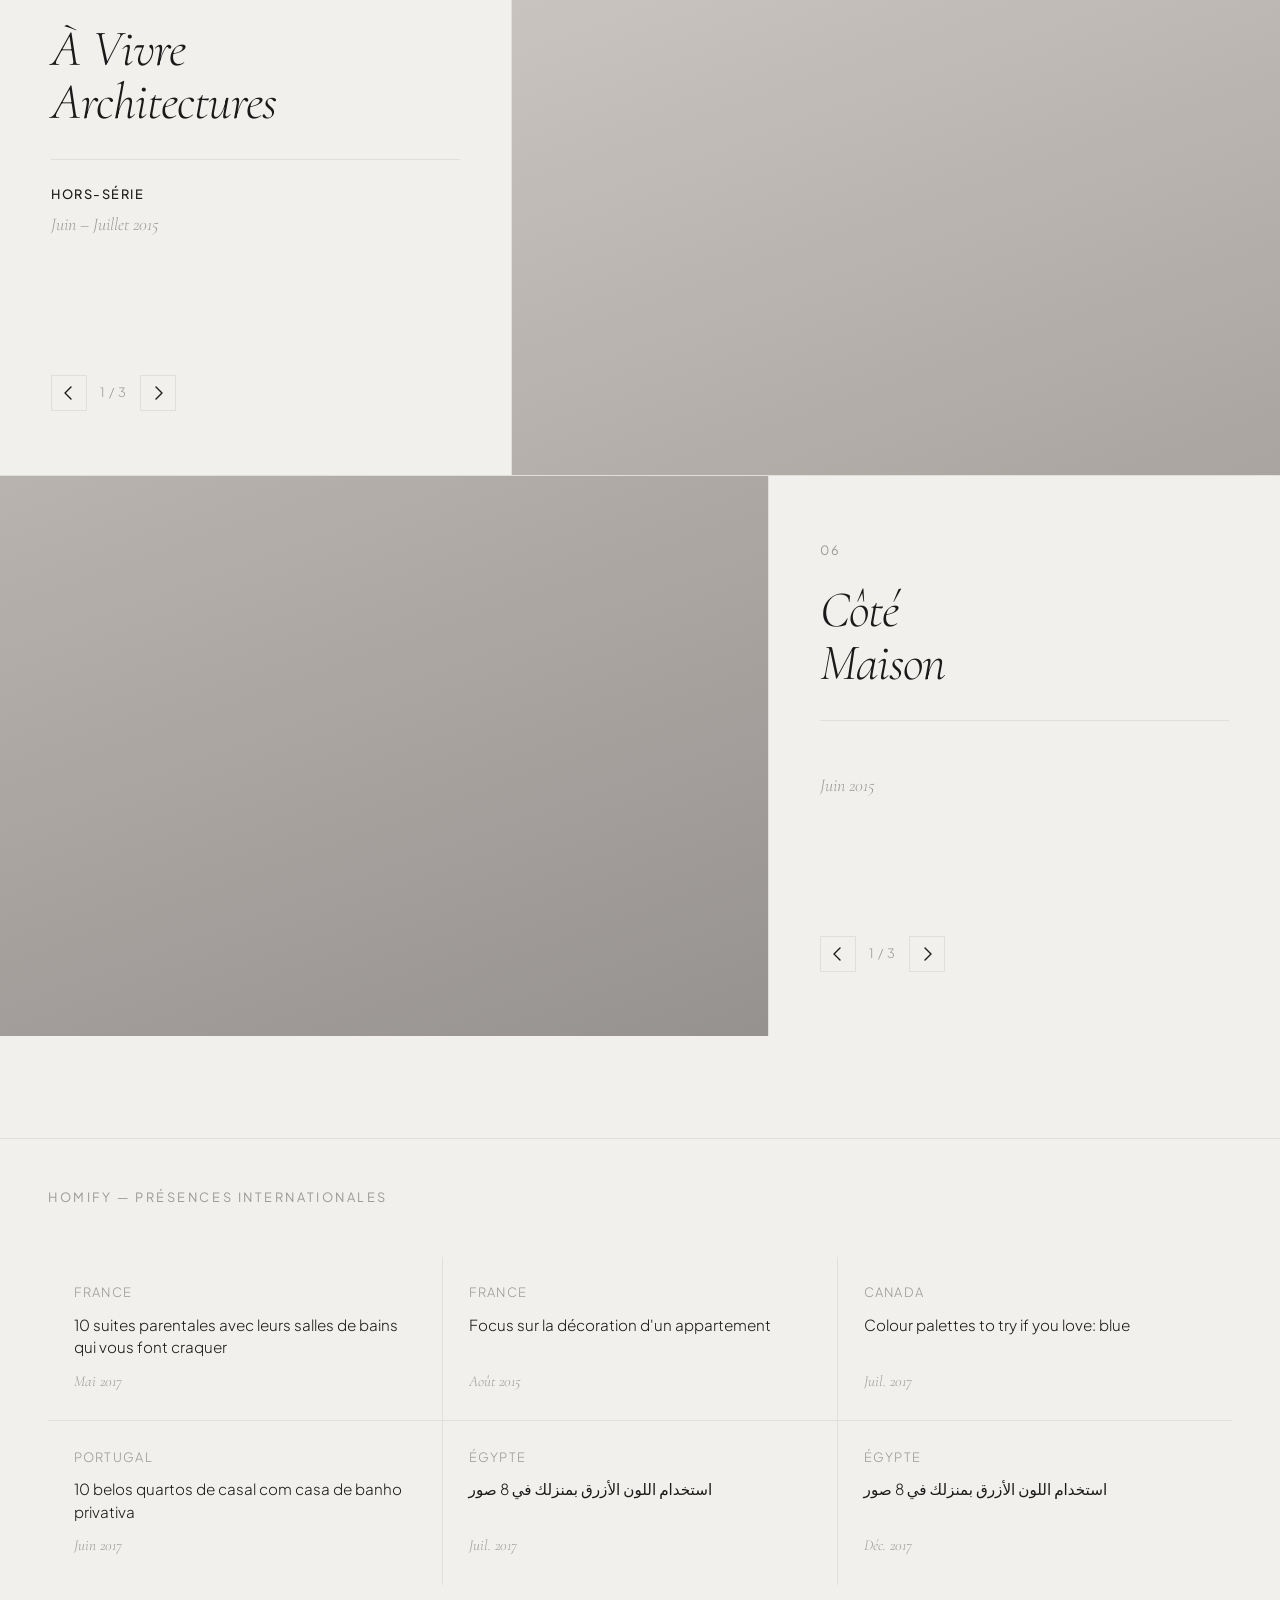
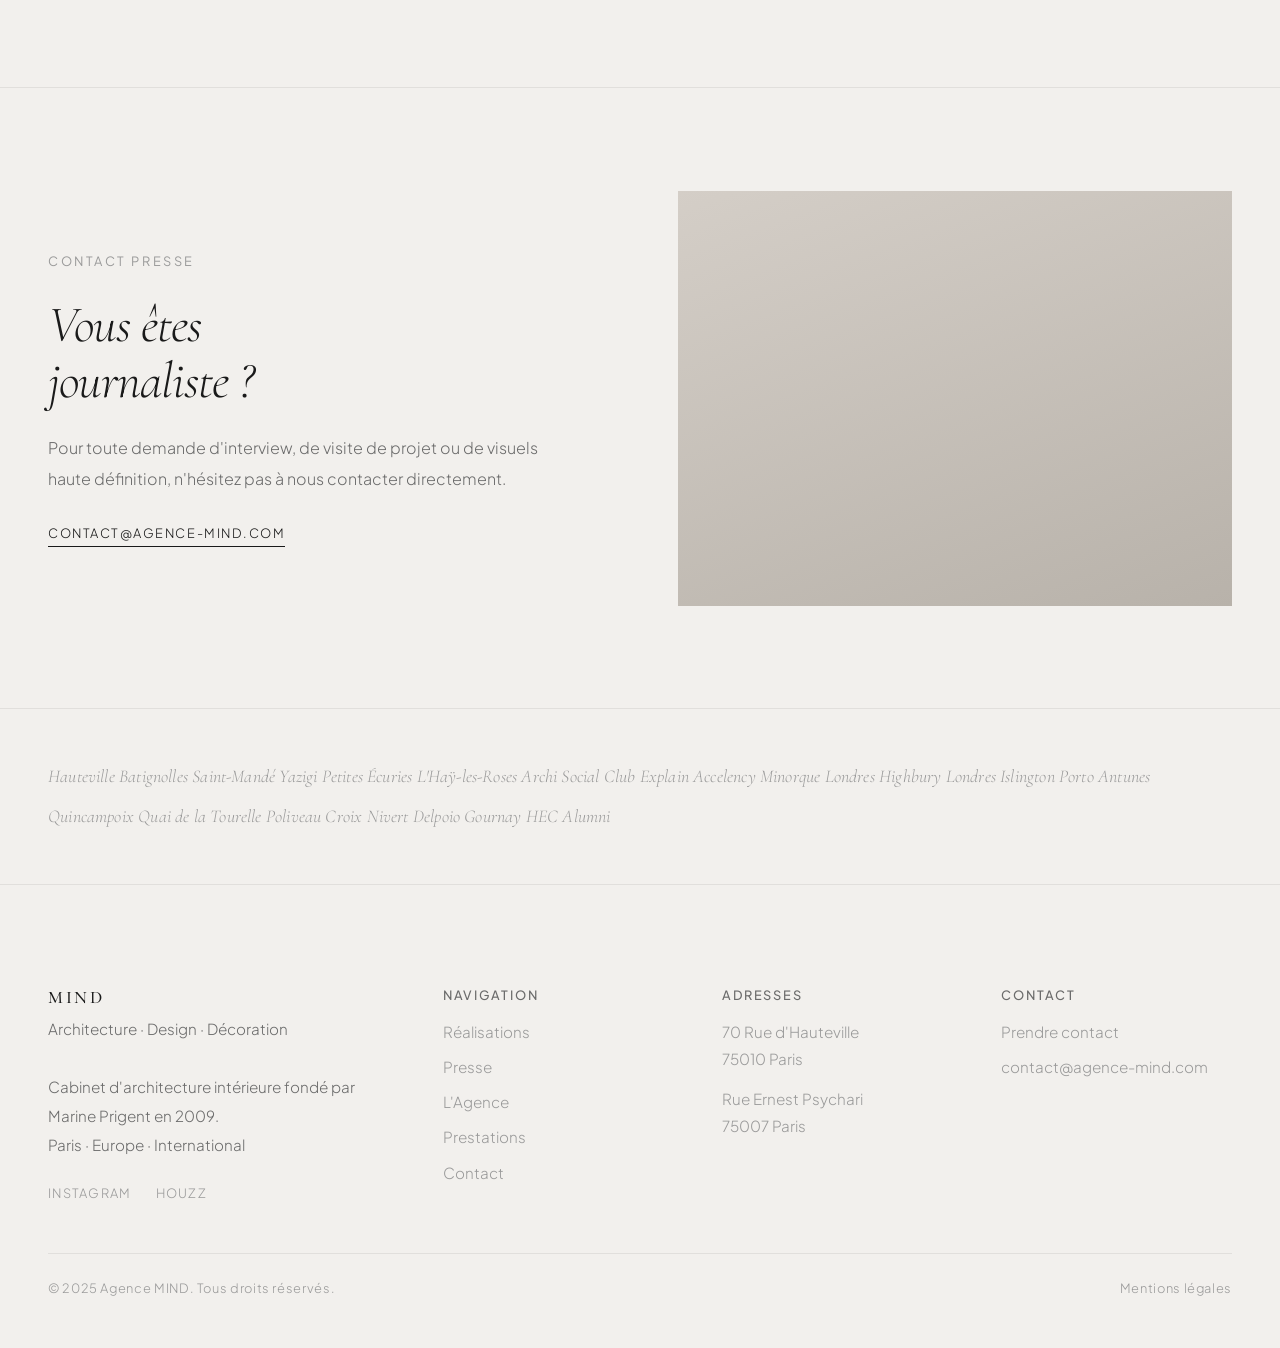
<file: presse.html>
<!DOCTYPE html>
<html lang="fr">
<head>
  <meta charset="UTF-8">
  <meta name="viewport" content="width=device-width, initial-scale=1.0">
  <title>Presse — Agence MIND</title>
  <meta name="description" content="Agence MIND dans la presse : Marie Claire Maison, Côté Ouest, Living Etc UK, A Vivre Architectures, Homify. Découvrez nos parutions nationales et internationales.">
  <link rel="stylesheet" href="css/style.css">
</head>
<body>

  <nav id="main-nav">
    <a href="index.html" class="nav-logo">MIND<span>Architecture · Design · Décoration</span></a>
    <ul class="nav-links">
      <li><a href="realisations.html">Réalisations</a></li>
      <li><a href="presse.html" class="active">Presse</a></li>
      <li><a href="agence.html">L'Agence</a></li>
      <li><a href="services.html">Prestations</a></li>
      <li><a href="contact.html">Contact</a></li>
    </ul>
    <button class="hamburger" aria-label="Menu" onclick="toggleMenu()"><span></span><span></span><span></span></button>
  </nav>

  <div class="mobile-menu" id="mobile-menu">
    <a href="realisations.html">Réalisations</a>
    <a href="presse.html">Presse</a>
    <a href="agence.html">L'Agence</a>
    <a href="services.html">Prestations</a>
    <a href="contact.html">Contact</a>
  </div>

  <section class="press-hero-text">
    <div class="container">
      <h1 class="reveal" style="font-size:var(--fs-hero); font-style:italic; font-weight:300; max-width:600px;">Vu dans<br>la presse</h1>
      <p class="reveal" style="transition-delay:0.1s; margin-top:var(--space-sm); font-size:var(--fs-body); color:var(--mid); max-width:480px; line-height:1.9;">
        L'Agence MIND est régulièrement citée et mise à l'honneur dans les plus grandes publications d'architecture intérieure, en France et à l'international.
      </p>
    </div>
  </section>

  <!-- LOGOS PUBLICATIONS -->
  <section class="press-logos-section">
    <div class="container">
      <div class="press-logos-band reveal">

        <!-- Marie Claire Maison -->
        <div class="press-logo-item">
          <svg viewBox="0 0 200 56" fill="none" xmlns="http://www.w3.org/2000/svg" aria-label="Marie Claire Maison">
            <text x="100" y="20" text-anchor="middle" font-family="'Cormorant Garamond', Garamond, Georgia, serif" font-size="13" font-weight="400" letter-spacing="3" fill="currentColor">MARIE CLAIRE</text>
            <line x1="20" y1="27" x2="180" y2="27" stroke="currentColor" stroke-width="0.6" opacity="0.4"/>
            <text x="100" y="44" text-anchor="middle" font-family="'Cormorant Garamond', Garamond, Georgia, serif" font-size="18" font-style="italic" font-weight="300" fill="currentColor">Maison</text>
          </svg>
          <span class="press-logo-count">× 2</span>
        </div>

        <div class="press-logo-sep"></div>

        <!-- Côté Ouest -->
        <div class="press-logo-item">
          <svg viewBox="0 0 180 56" fill="none" xmlns="http://www.w3.org/2000/svg" aria-label="Côté Ouest">
            <text x="90" y="22" text-anchor="middle" font-family="'Cormorant Garamond', Garamond, Georgia, serif" font-size="22" font-style="italic" font-weight="300" fill="currentColor">Côté</text>
            <text x="90" y="46" text-anchor="middle" font-family="'Plus Jakarta Sans', 'Jakarta Sans', sans-serif" font-size="11" font-weight="600" letter-spacing="4" fill="currentColor">OUEST</text>
          </svg>
          <span class="press-logo-count">× 1</span>
        </div>

        <div class="press-logo-sep"></div>

        <!-- Living Etc -->
        <div class="press-logo-item">
          <svg viewBox="0 0 180 56" fill="none" xmlns="http://www.w3.org/2000/svg" aria-label="Living Etc">
            <text x="90" y="30" text-anchor="middle" font-family="'Plus Jakarta Sans', 'Jakarta Sans', sans-serif" font-size="15" font-weight="700" letter-spacing="5" fill="currentColor">LIVING ETC</text>
            <text x="90" y="46" text-anchor="middle" font-family="'Cormorant Garamond', Garamond, Georgia, serif" font-size="10" font-style="italic" font-weight="300" letter-spacing="2" fill="currentColor" opacity="0.6">United Kingdom</text>
          </svg>
          <span class="press-logo-count">× 1</span>
        </div>

        <div class="press-logo-sep"></div>

        <!-- À Vivre Architectures -->
        <div class="press-logo-item">
          <svg viewBox="0 0 200 56" fill="none" xmlns="http://www.w3.org/2000/svg" aria-label="À Vivre Architectures">
            <text x="100" y="26" text-anchor="middle" font-family="'Cormorant Garamond', Garamond, Georgia, serif" font-size="20" font-style="italic" font-weight="300" fill="currentColor">À Vivre</text>
            <text x="100" y="44" text-anchor="middle" font-family="'Plus Jakarta Sans', 'Jakarta Sans', sans-serif" font-size="9" font-weight="400" letter-spacing="3.5" fill="currentColor" opacity="0.7">ARCHITECTURES</text>
          </svg>
          <span class="press-logo-count">× 1</span>
        </div>

        <div class="press-logo-sep"></div>

        <!-- Côté Maison -->
        <div class="press-logo-item">
          <svg viewBox="0 0 180 56" fill="none" xmlns="http://www.w3.org/2000/svg" aria-label="Côté Maison">
            <text x="90" y="22" text-anchor="middle" font-family="'Cormorant Garamond', Garamond, Georgia, serif" font-size="22" font-style="italic" font-weight="300" fill="currentColor">Côté</text>
            <text x="90" y="46" text-anchor="middle" font-family="'Plus Jakarta Sans', 'Jakarta Sans', sans-serif" font-size="11" font-weight="600" letter-spacing="4" fill="currentColor">MAISON</text>
          </svg>
          <span class="press-logo-count">× 1</span>
        </div>

      </div>
    </div>
  </section>

  <!-- PARUTIONS PRINT — damier texte / carousel -->
  <section class="press-parutions-section">
    <div class="container">
      <p class="section-label reveal-line" style="margin-bottom:var(--space-md);">Parutions print</p>
    </div>

    <!-- Parution 1 : Côté Ouest — texte gauche, carousel droite -->
    <div class="parution reveal">
      <div class="parution-inner">
        <div class="parution-info">
          <span class="parution-num">01</span>
          <h3 class="parution-pub">Côté<br>Ouest</h3>
          <div class="parution-issue"><span class="parution-issue-num">n° 149</span><span class="parution-issue-date">Octobre 2020</span></div>
          <div class="parution-nav">
            <button class="parution-btn parution-btn--prev" aria-label="Précédent"><svg width="18" height="18" viewBox="0 0 18 18" fill="none"><path d="M11 3L5 9L11 15" stroke="currentColor" stroke-width="1.4" stroke-linecap="round" stroke-linejoin="round"/></svg></button>
            <span class="parution-counter"><span class="parution-current">1</span> / 3</span>
            <button class="parution-btn parution-btn--next" aria-label="Suivant"><svg width="18" height="18" viewBox="0 0 18 18" fill="none"><path d="M7 3L13 9L7 15" stroke="currentColor" stroke-width="1.4" stroke-linecap="round" stroke-linejoin="round"/></svg></button>
          </div>
        </div>
        <div class="parution-track-wrap">
          <div class="parution-track">
            <div class="parution-img"><div class="parution-ph" style="background:linear-gradient(160deg,#D4CEC7,#B0AAA4);"></div></div>
            <div class="parution-img"><div class="parution-ph" style="background:linear-gradient(160deg,#C8C3BC,#A8A39D);"></div></div>
            <div class="parution-img"><div class="parution-ph" style="background:linear-gradient(160deg,#BFBAB4,#9F9B96);"></div></div>
          </div>
        </div>
      </div>
    </div>

    <!-- Parution 2 : Marie Claire Maison n°507 — carousel gauche, texte droite -->
    <div class="parution parution--reverse reveal">
      <div class="parution-inner">
        <div class="parution-info">
          <span class="parution-num">02</span>
          <h3 class="parution-pub">Marie Claire<br>Maison</h3>
          <div class="parution-issue"><span class="parution-issue-num">n° 507</span><span class="parution-issue-date">Février 2019</span></div>
          <div class="parution-nav">
            <button class="parution-btn parution-btn--prev" aria-label="Précédent"><svg width="18" height="18" viewBox="0 0 18 18" fill="none"><path d="M11 3L5 9L11 15" stroke="currentColor" stroke-width="1.4" stroke-linecap="round" stroke-linejoin="round"/></svg></button>
            <span class="parution-counter"><span class="parution-current">1</span> / 3</span>
            <button class="parution-btn parution-btn--next" aria-label="Suivant"><svg width="18" height="18" viewBox="0 0 18 18" fill="none"><path d="M7 3L13 9L7 15" stroke="currentColor" stroke-width="1.4" stroke-linecap="round" stroke-linejoin="round"/></svg></button>
          </div>
        </div>
        <div class="parution-track-wrap">
          <div class="parution-track">
            <div class="parution-img"><div class="parution-ph" style="background:linear-gradient(160deg,#C9C3BC,#A5A09B);"></div></div>
            <div class="parution-img"><div class="parution-ph" style="background:linear-gradient(160deg,#C2BDB7,#9D9994);"></div></div>
            <div class="parution-img"><div class="parution-ph" style="background:linear-gradient(160deg,#BBBAB6,#969290);"></div></div>
          </div>
        </div>
      </div>
    </div>

    <!-- Parution 3 : Marie Claire Maison n°491 — texte gauche, carousel droite -->
    <div class="parution reveal">
      <div class="parution-inner">
        <div class="parution-info">
          <span class="parution-num">03</span>
          <h3 class="parution-pub">Marie Claire<br>Maison</h3>
          <div class="parution-issue"><span class="parution-issue-num">n° 491</span><span class="parution-issue-date">Février – Mars 2017</span></div>
          <div class="parution-nav">
            <button class="parution-btn parution-btn--prev" aria-label="Précédent"><svg width="18" height="18" viewBox="0 0 18 18" fill="none"><path d="M11 3L5 9L11 15" stroke="currentColor" stroke-width="1.4" stroke-linecap="round" stroke-linejoin="round"/></svg></button>
            <span class="parution-counter"><span class="parution-current">1</span> / 3</span>
            <button class="parution-btn parution-btn--next" aria-label="Suivant"><svg width="18" height="18" viewBox="0 0 18 18" fill="none"><path d="M7 3L13 9L7 15" stroke="currentColor" stroke-width="1.4" stroke-linecap="round" stroke-linejoin="round"/></svg></button>
          </div>
        </div>
        <div class="parution-track-wrap">
          <div class="parution-track">
            <div class="parution-img"><div class="parution-ph" style="background:linear-gradient(160deg,#BBB5B0,#9A9590);"></div></div>
            <div class="parution-img"><div class="parution-ph" style="background:linear-gradient(160deg,#B5B0AB,#929390);"></div></div>
            <div class="parution-img"><div class="parution-ph" style="background:linear-gradient(160deg,#AEAAA6,#8E8B88);"></div></div>
          </div>
        </div>
      </div>
    </div>

    <!-- Parution 4 : Living Etc UK — carousel gauche, texte droite -->
    <div class="parution parution--reverse reveal">
      <div class="parution-inner">
        <div class="parution-info">
          <span class="parution-num">04</span>
          <h3 class="parution-pub">Living<br>Etc</h3>
          <div class="parution-issue"><span class="parution-issue-num">United Kingdom</span><span class="parution-issue-date">Mars 2016</span></div>
          <div class="parution-nav">
            <button class="parution-btn parution-btn--prev" aria-label="Précédent"><svg width="18" height="18" viewBox="0 0 18 18" fill="none"><path d="M11 3L5 9L11 15" stroke="currentColor" stroke-width="1.4" stroke-linecap="round" stroke-linejoin="round"/></svg></button>
            <span class="parution-counter"><span class="parution-current">1</span> / 3</span>
            <button class="parution-btn parution-btn--next" aria-label="Suivant"><svg width="18" height="18" viewBox="0 0 18 18" fill="none"><path d="M7 3L13 9L7 15" stroke="currentColor" stroke-width="1.4" stroke-linecap="round" stroke-linejoin="round"/></svg></button>
          </div>
        </div>
        <div class="parution-track-wrap">
          <div class="parution-track">
            <div class="parution-img"><div class="parution-ph" style="background:linear-gradient(160deg,#D6D1CC,#B3AEA9);"></div></div>
            <div class="parution-img"><div class="parution-ph" style="background:linear-gradient(160deg,#CCCAC6,#A9A7A3);"></div></div>
            <div class="parution-img"><div class="parution-ph" style="background:linear-gradient(160deg,#C5C3C0,#A2A09D);"></div></div>
          </div>
        </div>
      </div>
    </div>

    <!-- Parution 5 : À Vivre Architectures HS — texte gauche, carousel droite -->
    <div class="parution reveal">
      <div class="parution-inner">
        <div class="parution-info">
          <span class="parution-num">05</span>
          <h3 class="parution-pub">À Vivre<br>Architectures</h3>
          <div class="parution-issue"><span class="parution-issue-num">Hors-Série</span><span class="parution-issue-date">Juin – Juillet 2015</span></div>
          <div class="parution-nav">
            <button class="parution-btn parution-btn--prev" aria-label="Précédent"><svg width="18" height="18" viewBox="0 0 18 18" fill="none"><path d="M11 3L5 9L11 15" stroke="currentColor" stroke-width="1.4" stroke-linecap="round" stroke-linejoin="round"/></svg></button>
            <span class="parution-counter"><span class="parution-current">1</span> / 3</span>
            <button class="parution-btn parution-btn--next" aria-label="Suivant"><svg width="18" height="18" viewBox="0 0 18 18" fill="none"><path d="M7 3L13 9L7 15" stroke="currentColor" stroke-width="1.4" stroke-linecap="round" stroke-linejoin="round"/></svg></button>
          </div>
        </div>
        <div class="parution-track-wrap">
          <div class="parution-track">
            <div class="parution-img"><div class="parution-ph" style="background:linear-gradient(160deg,#CCC7C1,#A9A49F);"></div></div>
            <div class="parution-img"><div class="parution-ph" style="background:linear-gradient(160deg,#C3BEB9,#A09C97);"></div></div>
            <div class="parution-img"><div class="parution-ph" style="background:linear-gradient(160deg,#BCB8B3,#9A9692);"></div></div>
          </div>
        </div>
      </div>
    </div>

    <!-- Parution 6 : Côté Maison — carousel gauche, texte droite -->
    <div class="parution parution--reverse reveal">
      <div class="parution-inner">
        <div class="parution-info">
          <span class="parution-num">06</span>
          <h3 class="parution-pub">Côté<br>Maison</h3>
          <div class="parution-issue"><span class="parution-issue-num">&nbsp;</span><span class="parution-issue-date">Juin 2015</span></div>
          <div class="parution-nav">
            <button class="parution-btn parution-btn--prev" aria-label="Précédent"><svg width="18" height="18" viewBox="0 0 18 18" fill="none"><path d="M11 3L5 9L11 15" stroke="currentColor" stroke-width="1.4" stroke-linecap="round" stroke-linejoin="round"/></svg></button>
            <span class="parution-counter"><span class="parution-current">1</span> / 3</span>
            <button class="parution-btn parution-btn--next" aria-label="Suivant"><svg width="18" height="18" viewBox="0 0 18 18" fill="none"><path d="M7 3L13 9L7 15" stroke="currentColor" stroke-width="1.4" stroke-linecap="round" stroke-linejoin="round"/></svg></button>
          </div>
        </div>
        <div class="parution-track-wrap">
          <div class="parution-track">
            <div class="parution-img"><div class="parution-ph" style="background:linear-gradient(160deg,#B8B3AE,#969290);"></div></div>
            <div class="parution-img"><div class="parution-ph" style="background:linear-gradient(160deg,#B2ADAA,#908D8A);"></div></div>
            <div class="parution-img"><div class="parution-ph" style="background:linear-gradient(160deg,#AAAAAA,#8A8A8A);"></div></div>
          </div>
        </div>
      </div>
    </div>

  </section>

  <!-- HOMIFY INTERNATIONAL (digital) -->
  <section class="press-homify-section">
    <div class="container">
      <p class="section-label reveal-line" style="margin-bottom:var(--space-md);">Homify — Présences internationales</p>
      <div class="homify-grid">

        <div class="homify-item reveal">
          <span class="homify-country">France</span>
          <p class="homify-title">10 suites parentales avec leurs salles de bains qui vous font craquer</p>
          <span class="homify-date">Mai 2017</span>
        </div>

        <div class="homify-item reveal" style="transition-delay:0.05s;">
          <span class="homify-country">France</span>
          <p class="homify-title">Focus sur la décoration d'un appartement</p>
          <span class="homify-date">Août 2015</span>
        </div>

        <div class="homify-item reveal" style="transition-delay:0.1s;">
          <span class="homify-country">Canada</span>
          <p class="homify-title">Colour palettes to try if you love: blue</p>
          <span class="homify-date">Juil. 2017</span>
        </div>

        <div class="homify-item reveal" style="transition-delay:0.15s;">
          <span class="homify-country">Portugal</span>
          <p class="homify-title">10 belos quartos de casal com casa de banho privativa</p>
          <span class="homify-date">Juin 2017</span>
        </div>

        <div class="homify-item reveal" style="transition-delay:0.1s;">
          <span class="homify-country">Égypte</span>
          <p class="homify-title">استخدام اللون الأزرق بمنزلك في 8 صور</p>
          <span class="homify-date">Juil. 2017</span>
        </div>

        <div class="homify-item reveal" style="transition-delay:0.15s;">
          <span class="homify-country">Égypte</span>
          <p class="homify-title">استخدام اللون الأزرق بمنزلك في 8 صور</p>
          <span class="homify-date">Déc. 2017</span>
        </div>

      </div>
    </div>
  </section>

  <section style="border-top:1px solid var(--border); padding:var(--space-lg) 0;">
    <div class="container">
      <div style="display:grid; grid-template-columns:1fr 1fr; gap:clamp(3rem,6vw,6rem); align-items:center;">
        <div style="max-width:520px;">
          <p class="section-label reveal-line">Contact presse</p>
          <h2 class="reveal" style="font-size:var(--fs-h2); font-style:italic; font-weight:300; margin-bottom:var(--space-sm);">Vous êtes<br>journaliste ?</h2>
          <p class="reveal" style="transition-delay:0.1s; font-size:var(--fs-body); color:var(--mid); line-height:1.9; margin-bottom:var(--space-sm);">
            Pour toute demande d'interview, de visite de projet ou de visuels haute définition, n'hésitez pas à nous contacter directement.
          </p>
          <a href="mailto:contact@agence-mind.com" class="link-underline reveal" style="transition-delay:0.15s;">contact@agence-mind.com</a>
        </div>
        <div class="reveal-scale" style="background:linear-gradient(160deg,#D4CEC7,#B8B2AA); aspect-ratio:4/3;"></div>
      </div>
    </div>
  </section>

  <div class="projects-list-section">
    <div class="container">
      <div class="projects-list">
        <a href="pages/projet-hauteville.html">Hauteville</a>
        <a href="pages/projet-batignolles.html">Batignolles</a>
        <a href="pages/projet-saint-mande.html">Saint-Mandé</a>
        <a href="pages/projet-yazigi.html">Yazigi</a>
        <a href="pages/projet-petites-ecuries.html">Petites Écuries</a>
        <a href="pages/projet-hay-les-roses.html">L'Haÿ-les-Roses</a>
        <a href="pages/projet-archi-social-club.html">Archi Social Club</a>
        <a href="pages/projet-explain.html">Explain</a>
        <a href="pages/projet-accelency.html">Accelency</a>
        <a href="pages/projet-minorque.html">Minorque</a>
        <a href="pages/projet-londres-highbury.html">Londres Highbury</a>
        <a href="pages/projet-londres-islington.html">Londres Islington</a>
        <a href="pages/projet-porto.html">Porto Antunes</a>
        <a href="pages/projet-quincampoix.html">Quincampoix</a>
        <a href="pages/projet-quai-tourelle.html">Quai de la Tourelle</a>
        <a href="pages/projet-poliveau.html">Poliveau</a>
        <a href="pages/projet-croix-nivert.html">Croix Nivert</a>
        <a href="pages/projet-gournay.html">Delpoio Gournay</a>
        <a href="pages/projet-hec-alumni.html">HEC Alumni</a>
      </div>
    </div>
  </div>

  <footer>
    <div class="container">
      <div class="footer-grid">
        <div class="footer-brand"><h2>MIND</h2><p>Architecture · Design · Décoration<br><br>Cabinet d'architecture intérieure fondé par Marine Prigent en 2009.<br>Paris · Europe · International</p><div class="footer-social"><a href="https://instagram.com" target="_blank" rel="noopener">Instagram</a><a href="https://houzz.com" target="_blank" rel="noopener">Houzz</a></div></div>
        <div class="footer-col"><h4>Navigation</h4><ul><li><a href="realisations.html">Réalisations</a></li><li><a href="presse.html">Presse</a></li><li><a href="agence.html">L'Agence</a></li><li><a href="services.html">Prestations</a></li><li><a href="contact.html">Contact</a></li></ul></div>
        <div class="footer-col"><h4>Adresses</h4><ul><li><a>70 Rue d'Hauteville<br>75010 Paris</a></li><li style="margin-top:0.8rem;"><a>Rue Ernest Psychari<br>75007 Paris</a></li></ul></div>
        <div class="footer-col"><h4>Contact</h4><ul><li><a href="contact.html">Prendre contact</a></li><li><a href="mailto:contact@agence-mind.com">contact@agence-mind.com</a></li></ul></div>
      </div>
      <div class="footer-bottom"><span>© 2025 Agence MIND. Tous droits réservés.</span><span>Mentions légales</span></div>
    </div>
  </footer>

  <script>
    const nav = document.getElementById('main-nav');
    window.addEventListener('scroll', () => nav.classList.toggle('scrolled', window.scrollY > 60));
    function toggleMenu() {
      document.querySelector('.hamburger').classList.toggle('open');
      document.getElementById('mobile-menu').classList.toggle('open');
      document.body.style.overflow = document.getElementById('mobile-menu').classList.contains('open') ? 'hidden' : '';
    }
    const observer = new IntersectionObserver((entries) => {
      entries.forEach(entry => { if (entry.isIntersecting) { entry.target.classList.add('visible'); observer.unobserve(entry.target); } });
    }, { threshold: 0.1, rootMargin: '0px 0px -40px 0px' });
    document.querySelectorAll('.reveal, .reveal-line, .reveal-scale').forEach(el => observer.observe(el));

    // Carousel par parution
    document.querySelectorAll('.parution').forEach(parution => {
      const track = parution.querySelector('.parution-track');
      const imgs = parution.querySelectorAll('.parution-img');
      const counter = parution.querySelector('.parution-current');
      const total = imgs.length;
      let current = 0;
      let autoTimer;

      function goTo(idx) {
        current = (idx + total) % total;
        track.style.transform = 'translateX(-' + (current * 100) + '%)';
        if (counter) counter.textContent = current + 1;
      }

      function startAuto() {
        clearInterval(autoTimer);
        autoTimer = setInterval(() => goTo(current + 1), 5000);
      }

      parution.querySelector('.parution-btn--next').addEventListener('click', () => { goTo(current + 1); startAuto(); });
      parution.querySelector('.parution-btn--prev').addEventListener('click', () => { goTo(current - 1); startAuto(); });

      let touchX = 0;
      track.addEventListener('touchstart', e => { touchX = e.touches[0].clientX; }, { passive: true });
      track.addEventListener('touchend', e => {
        const diff = touchX - e.changedTouches[0].clientX;
        if (Math.abs(diff) > 40) { goTo(diff > 0 ? current + 1 : current - 1); startAuto(); }
      }, { passive: true });

      startAuto();
    });
  </script>

</body>
</html>
</file>
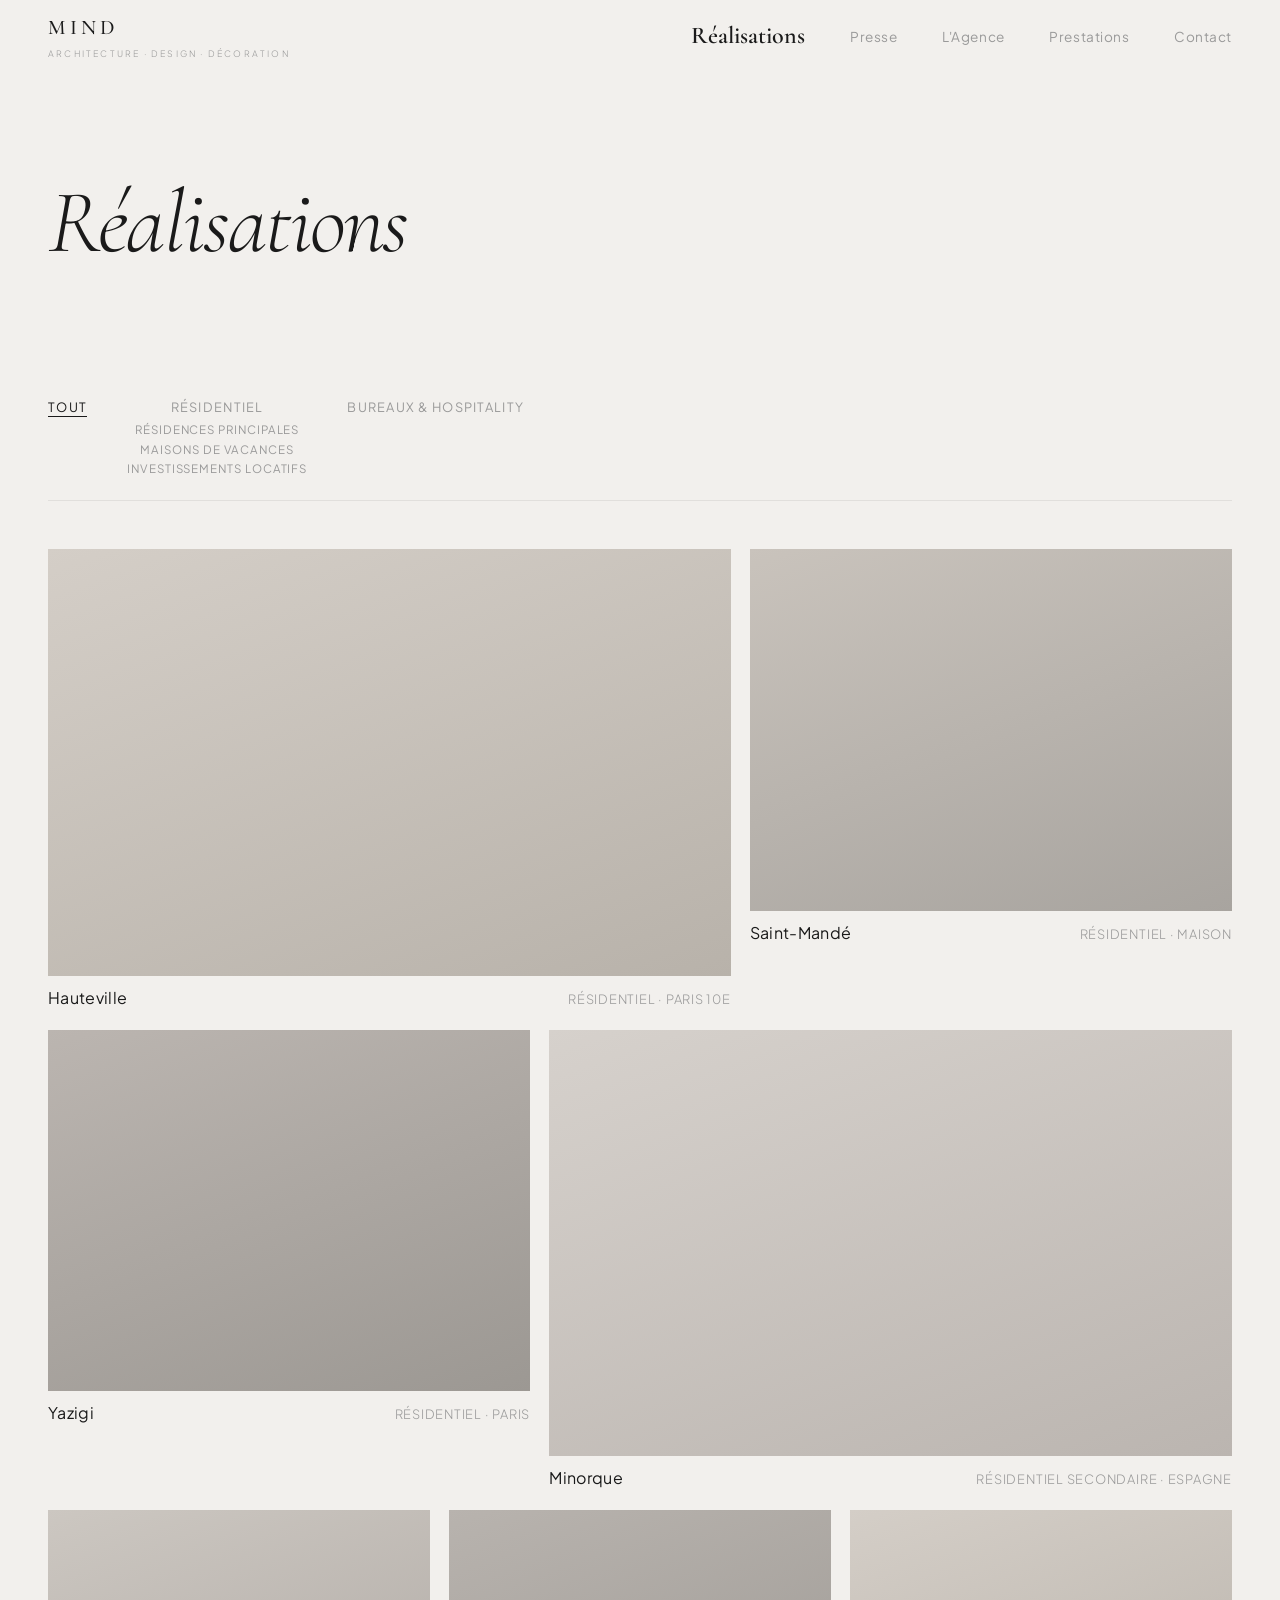
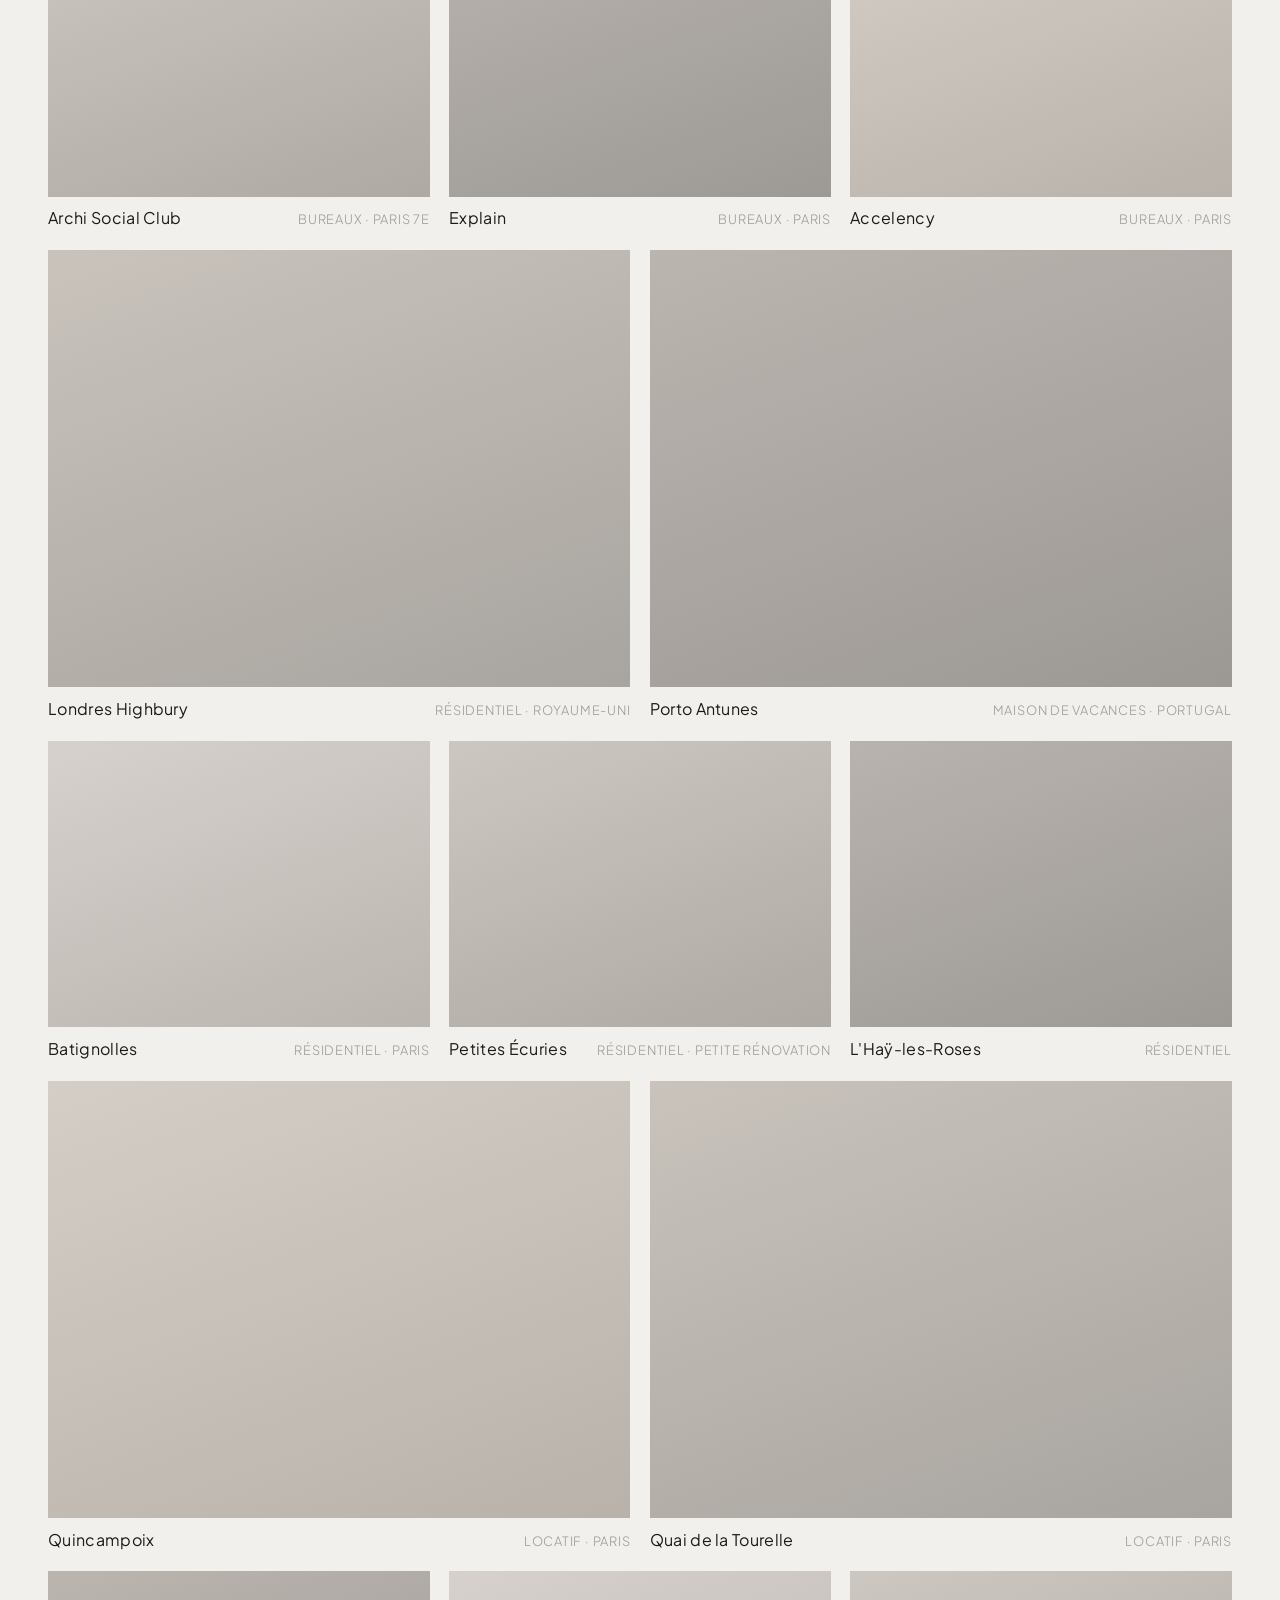
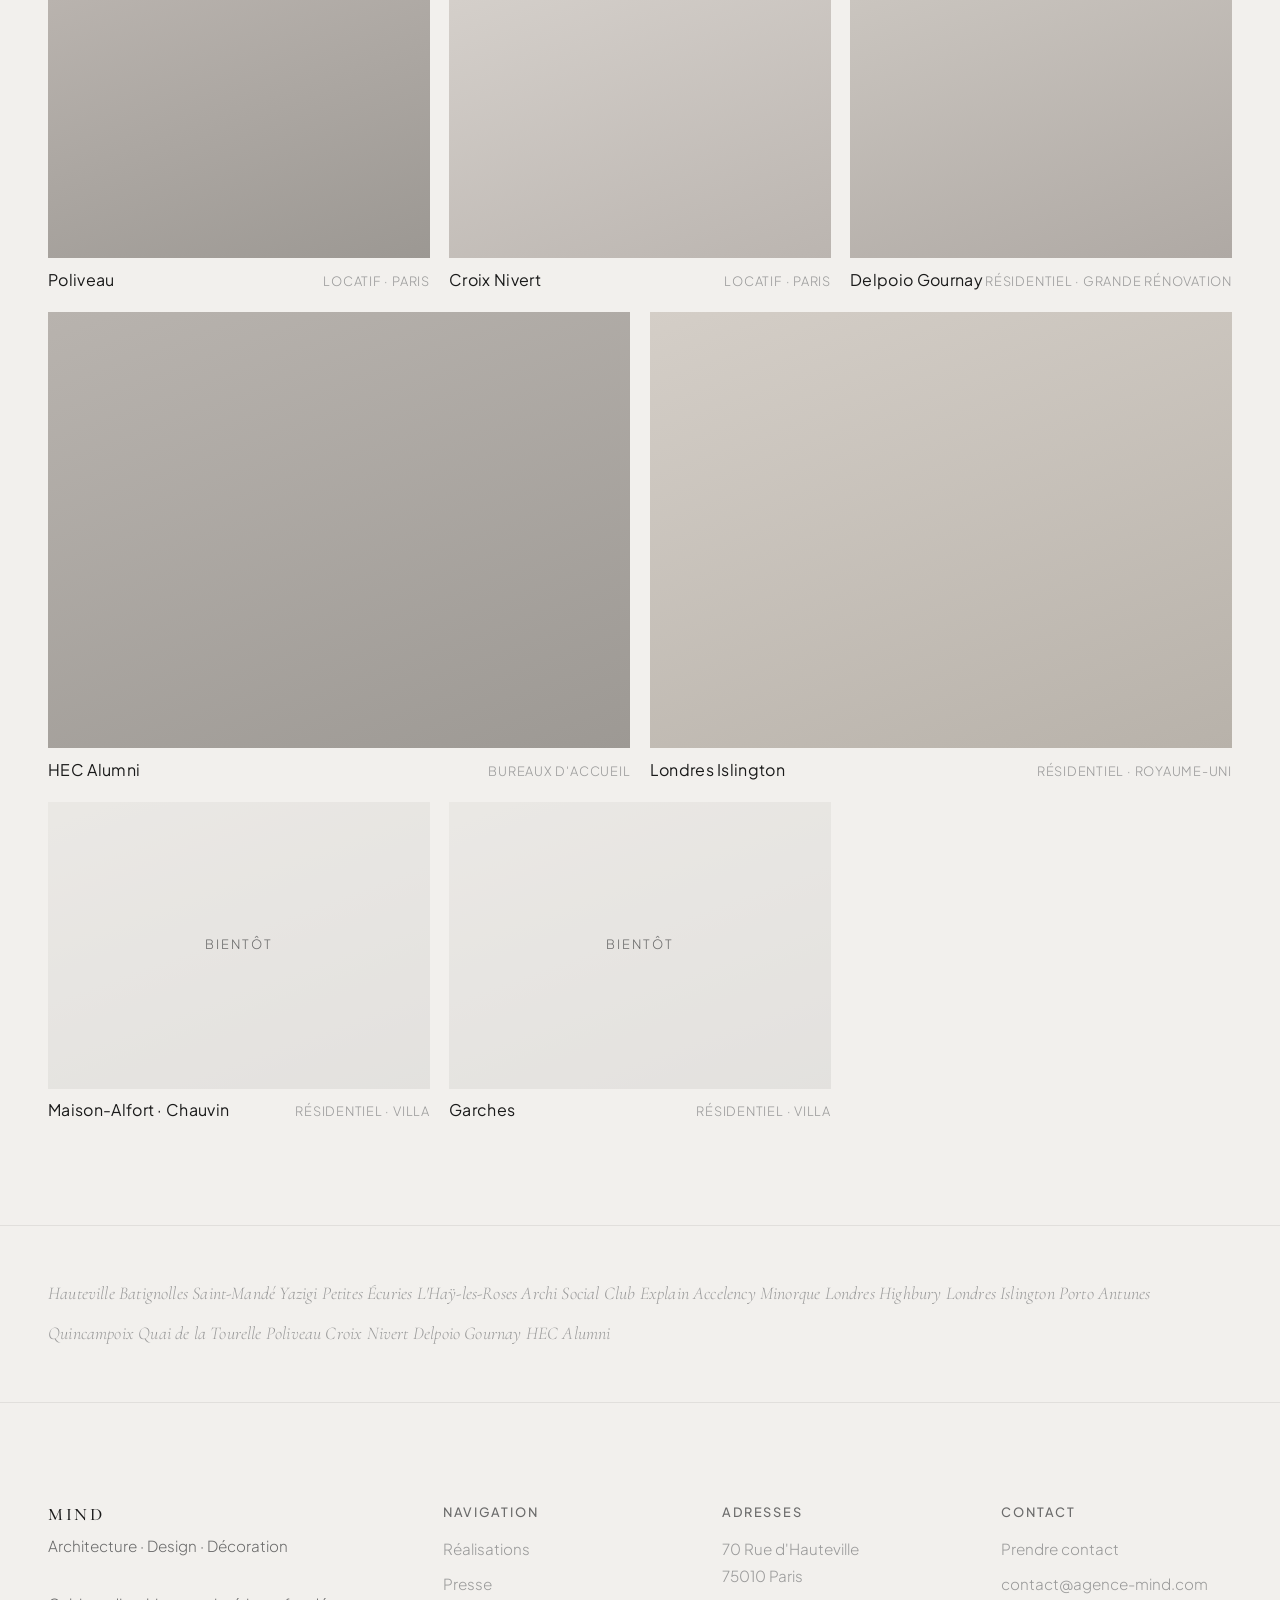
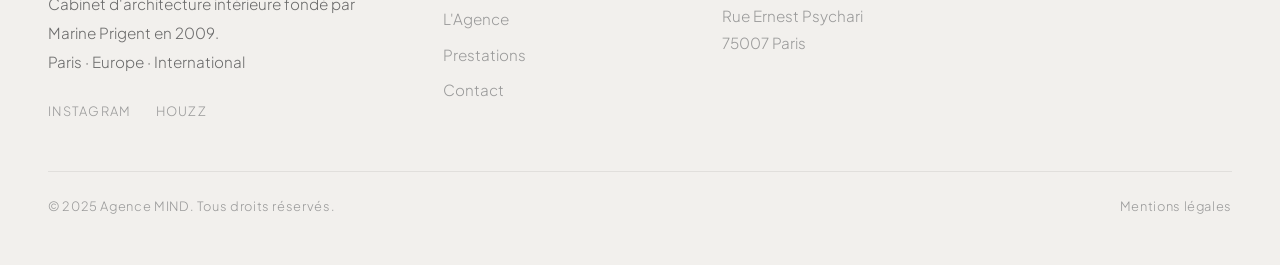
<file: realisations.html>
<!DOCTYPE html>
<html lang="fr">
<head>
  <meta charset="UTF-8">
  <meta name="viewport" content="width=device-width, initial-scale=1.0">
  <title>Réalisations — Agence MIND</title>
  <meta name="description" content="Portfolio de l'Agence MIND : projets résidentiels, bureaux, hospitality et investissements locatifs à Paris et à l'international.">
  <link rel="stylesheet" href="css/style.css">
</head>
<body>

  <nav id="main-nav">
    <a href="index.html" class="nav-logo">MIND<span>Architecture · Design · Décoration</span></a>
    <ul class="nav-links">
      <li><a href="realisations.html" class="active">Réalisations</a></li>
      <li><a href="presse.html">Presse</a></li>
      <li><a href="agence.html">L'Agence</a></li>
      <li><a href="services.html">Prestations</a></li>
      <li><a href="contact.html">Contact</a></li>
    </ul>
    <button class="hamburger" aria-label="Menu" onclick="toggleMenu()"><span></span><span></span><span></span></button>
  </nav>

  <div class="mobile-menu" id="mobile-menu">
    <a href="realisations.html">Réalisations</a>
    <a href="presse.html">Presse</a>
    <a href="agence.html">L'Agence</a>
    <a href="services.html">Prestations</a>
    <a href="contact.html">Contact</a>
  </div>

  <section class="page-header">
    <div class="container">
      <h1 class="reveal">Réalisations</h1>
    </div>
  </section>

  <div class="container">
    <div class="realisations-filter reveal">
      <button class="filter-btn active" onclick="filter('all', this)">Tout</button>
      <div class="filter-group">
        <button class="filter-btn" onclick="filter('residentiel', this)">Résidentiel</button>
        <div class="filter-children">
          <button class="filter-btn filter-sub" onclick="filter('residence-principale', this)">Résidences principales</button>
          <button class="filter-btn filter-sub" onclick="filter('vacances', this)">Maisons de vacances</button>
          <button class="filter-btn filter-sub" onclick="filter('locatif', this)">Investissements locatifs</button>
        </div>
      </div>
      <button class="filter-btn" onclick="filter('bureaux', this)">Bureaux & Hospitality</button>
    </div>

    <div class="grid-projects" id="projects-grid">

      <a href="pages/projet-hauteville.html" class="project-card card-wide reveal" data-cat="residentiel residence-principale">
        <div class="img-wrap" style="background:linear-gradient(160deg,#D4CEC7,#B8B2AA);aspect-ratio:16/10;"></div>
        <div class="project-card-info"><h3>Hauteville</h3><span>Résidentiel · Paris 10e</span></div>
      </a>

      <a href="pages/projet-saint-mande.html" class="project-card card-med reveal" data-cat="residentiel residence-principale" style="transition-delay:0.08s;">
        <div class="img-wrap" style="background:linear-gradient(160deg,#C9C3BC,#A8A49F);aspect-ratio:4/3;"></div>
        <div class="project-card-info"><h3>Saint-Mandé</h3><span>Résidentiel · Maison</span></div>
      </a>

      <a href="pages/projet-yazigi.html" class="project-card card-med reveal" data-cat="residentiel residence-principale">
        <div class="img-wrap" style="background:linear-gradient(160deg,#BBB5B0,#9C9893);aspect-ratio:4/3;"></div>
        <div class="project-card-info"><h3>Yazigi</h3><span>Résidentiel · Paris</span></div>
      </a>

      <a href="pages/projet-minorque.html" class="project-card card-wide reveal" data-cat="residentiel vacances" style="transition-delay:0.08s;">
        <div class="img-wrap" style="background:linear-gradient(160deg,#D6D1CC,#BBB5B0);aspect-ratio:16/10;"></div>
        <div class="project-card-info"><h3>Minorque</h3><span>Résidentiel secondaire · Espagne</span></div>
      </a>

      <a href="pages/projet-archi-social-club.html" class="project-card card-third reveal" data-cat="bureaux">
        <div class="img-wrap" style="background:linear-gradient(160deg,#CCC7C1,#AFA9A4);aspect-ratio:4/3;"></div>
        <div class="project-card-info"><h3>Archi Social Club</h3><span>Bureaux · Paris 7e</span></div>
      </a>

      <a href="pages/projet-explain.html" class="project-card card-third reveal" data-cat="bureaux" style="transition-delay:0.08s;">
        <div class="img-wrap" style="background:linear-gradient(160deg,#B8B3AE,#9D9994);aspect-ratio:4/3;"></div>
        <div class="project-card-info"><h3>Explain</h3><span>Bureaux · Paris</span></div>
      </a>

      <a href="pages/projet-accelency.html" class="project-card card-third reveal" data-cat="bureaux" style="transition-delay:0.16s;">
        <div class="img-wrap" style="background:linear-gradient(160deg,#D4CEC7,#B8B2AA);aspect-ratio:4/3;"></div>
        <div class="project-card-info"><h3>Accelency</h3><span>Bureaux · Paris</span></div>
      </a>

      <a href="pages/projet-londres-highbury.html" class="project-card card-half reveal" data-cat="residentiel residence-principale">
        <div class="img-wrap" style="background:linear-gradient(160deg,#C9C3BC,#A8A49F);aspect-ratio:4/3;"></div>
        <div class="project-card-info"><h3>Londres Highbury</h3><span>Résidentiel · Royaume-Uni</span></div>
      </a>

      <a href="pages/projet-porto.html" class="project-card card-half reveal" data-cat="residentiel vacances" style="transition-delay:0.08s;">
        <div class="img-wrap" style="background:linear-gradient(160deg,#BBB5B0,#9C9893);aspect-ratio:4/3;"></div>
        <div class="project-card-info"><h3>Porto Antunes</h3><span>Maison de vacances · Portugal</span></div>
      </a>

      <a href="pages/projet-batignolles.html" class="project-card card-third reveal" data-cat="residentiel residence-principale">
        <div class="img-wrap" style="background:linear-gradient(160deg,#D6D1CC,#BBB5B0);aspect-ratio:4/3;"></div>
        <div class="project-card-info"><h3>Batignolles</h3><span>Résidentiel · Paris</span></div>
      </a>

      <a href="pages/projet-petites-ecuries.html" class="project-card card-third reveal" data-cat="residentiel residence-principale" style="transition-delay:0.08s;">
        <div class="img-wrap" style="background:linear-gradient(160deg,#CCC7C1,#AFA9A4);aspect-ratio:4/3;"></div>
        <div class="project-card-info"><h3>Petites Écuries</h3><span>Résidentiel · Petite rénovation</span></div>
      </a>

      <a href="pages/projet-hay-les-roses.html" class="project-card card-third reveal" data-cat="residentiel residence-principale" style="transition-delay:0.16s;">
        <div class="img-wrap" style="background:linear-gradient(160deg,#B8B3AE,#9D9994);aspect-ratio:4/3;"></div>
        <div class="project-card-info"><h3>L'Haÿ-les-Roses</h3><span>Résidentiel</span></div>
      </a>

      <a href="pages/projet-quincampoix.html" class="project-card card-half reveal" data-cat="residentiel locatif">
        <div class="img-wrap" style="background:linear-gradient(160deg,#D4CEC7,#B8B2AA);aspect-ratio:4/3;"></div>
        <div class="project-card-info"><h3>Quincampoix</h3><span>Locatif · Paris</span></div>
      </a>

      <a href="pages/projet-quai-tourelle.html" class="project-card card-half reveal" data-cat="residentiel locatif" style="transition-delay:0.08s;">
        <div class="img-wrap" style="background:linear-gradient(160deg,#C9C3BC,#A8A49F);aspect-ratio:4/3;"></div>
        <div class="project-card-info"><h3>Quai de la Tourelle</h3><span>Locatif · Paris</span></div>
      </a>

      <a href="pages/projet-poliveau.html" class="project-card card-third reveal" data-cat="residentiel locatif">
        <div class="img-wrap" style="background:linear-gradient(160deg,#BBB5B0,#9C9893);aspect-ratio:4/3;"></div>
        <div class="project-card-info"><h3>Poliveau</h3><span>Locatif · Paris</span></div>
      </a>

      <a href="pages/projet-croix-nivert.html" class="project-card card-third reveal" data-cat="residentiel locatif" style="transition-delay:0.08s;">
        <div class="img-wrap" style="background:linear-gradient(160deg,#D6D1CC,#BBB5B0);aspect-ratio:4/3;"></div>
        <div class="project-card-info"><h3>Croix Nivert</h3><span>Locatif · Paris</span></div>
      </a>

      <a href="pages/projet-gournay.html" class="project-card card-third reveal" data-cat="residentiel residence-principale" style="transition-delay:0.16s;">
        <div class="img-wrap" style="background:linear-gradient(160deg,#CCC7C1,#AFA9A4);aspect-ratio:4/3;"></div>
        <div class="project-card-info"><h3>Delpoio Gournay</h3><span>Résidentiel · Grande rénovation</span></div>
      </a>

      <a href="pages/projet-hec-alumni.html" class="project-card card-half reveal" data-cat="bureaux">
        <div class="img-wrap" style="background:linear-gradient(160deg,#B8B3AE,#9D9994);aspect-ratio:4/3;"></div>
        <div class="project-card-info"><h3>HEC Alumni</h3><span>Bureaux d'accueil</span></div>
      </a>

      <a href="pages/projet-londres-islington.html" class="project-card card-half reveal" data-cat="residentiel residence-principale" style="transition-delay:0.08s;">
        <div class="img-wrap" style="background:linear-gradient(160deg,#D4CEC7,#B8B2AA);aspect-ratio:4/3;"></div>
        <div class="project-card-info"><h3>Londres Islington</h3><span>Résidentiel · Royaume-Uni</span></div>
      </a>

      <div class="project-card card-third coming-soon-card reveal" data-cat="residentiel residence-principale">
        <div class="img-wrap" style="background:linear-gradient(160deg,#E0DDD9,#CECCCA);aspect-ratio:4/3;"></div>
        <div class="project-card-info"><h3>Maison-Alfort · Chauvin</h3><span>Résidentiel · Villa</span></div>
      </div>

      <div class="project-card card-third coming-soon-card reveal" data-cat="residentiel residence-principale" style="transition-delay:0.08s;">
        <div class="img-wrap" style="background:linear-gradient(160deg,#E0DDD9,#CECCCA);aspect-ratio:4/3;"></div>
        <div class="project-card-info"><h3>Garches</h3><span>Résidentiel · Villa</span></div>
      </div>

    </div>
  </div>

  <div class="projects-list-section">
    <div class="container">
      <div class="projects-list">
        <a href="pages/projet-hauteville.html">Hauteville</a>
        <a href="pages/projet-batignolles.html">Batignolles</a>
        <a href="pages/projet-saint-mande.html">Saint-Mandé</a>
        <a href="pages/projet-yazigi.html">Yazigi</a>
        <a href="pages/projet-petites-ecuries.html">Petites Écuries</a>
        <a href="pages/projet-hay-les-roses.html">L'Haÿ-les-Roses</a>
        <a href="pages/projet-archi-social-club.html">Archi Social Club</a>
        <a href="pages/projet-explain.html">Explain</a>
        <a href="pages/projet-accelency.html">Accelency</a>
        <a href="pages/projet-minorque.html">Minorque</a>
        <a href="pages/projet-londres-highbury.html">Londres Highbury</a>
        <a href="pages/projet-londres-islington.html">Londres Islington</a>
        <a href="pages/projet-porto.html">Porto Antunes</a>
        <a href="pages/projet-quincampoix.html">Quincampoix</a>
        <a href="pages/projet-quai-tourelle.html">Quai de la Tourelle</a>
        <a href="pages/projet-poliveau.html">Poliveau</a>
        <a href="pages/projet-croix-nivert.html">Croix Nivert</a>
        <a href="pages/projet-gournay.html">Delpoio Gournay</a>
        <a href="pages/projet-hec-alumni.html">HEC Alumni</a>
      </div>
    </div>
  </div>

  <footer>
    <div class="container">
      <div class="footer-grid">
        <div class="footer-brand"><h2>MIND</h2><p>Architecture · Design · Décoration<br><br>Cabinet d'architecture intérieure fondé par Marine Prigent en 2009.<br>Paris · Europe · International</p><div class="footer-social"><a href="https://instagram.com" target="_blank" rel="noopener">Instagram</a><a href="https://houzz.com" target="_blank" rel="noopener">Houzz</a></div></div>
        <div class="footer-col"><h4>Navigation</h4><ul><li><a href="realisations.html">Réalisations</a></li><li><a href="presse.html">Presse</a></li><li><a href="agence.html">L'Agence</a></li><li><a href="services.html">Prestations</a></li><li><a href="contact.html">Contact</a></li></ul></div>
        <div class="footer-col"><h4>Adresses</h4><ul><li><a>70 Rue d'Hauteville<br>75010 Paris</a></li><li style="margin-top:0.8rem;"><a>Rue Ernest Psychari<br>75007 Paris</a></li></ul></div>
        <div class="footer-col"><h4>Contact</h4><ul><li><a href="contact.html">Prendre contact</a></li><li><a href="mailto:contact@agence-mind.com">contact@agence-mind.com</a></li></ul></div>
      </div>
      <div class="footer-bottom"><span>© 2025 Agence MIND. Tous droits réservés.</span><span>Mentions légales</span></div>
    </div>
  </footer>

  <script>
    const nav = document.getElementById('main-nav');
    window.addEventListener('scroll', () => nav.classList.toggle('scrolled', window.scrollY > 60));
    function toggleMenu() {
      document.querySelector('.hamburger').classList.toggle('open');
      document.getElementById('mobile-menu').classList.toggle('open');
      document.body.style.overflow = document.getElementById('mobile-menu').classList.contains('open') ? 'hidden' : '';
    }
    function filter(cat, btn) {
      document.querySelectorAll('.filter-btn').forEach(b => b.classList.remove('active'));
      btn.classList.add('active');
      document.querySelectorAll('[data-cat]').forEach(card => {
        if (cat === 'all' || card.dataset.cat.includes(cat)) {
          card.classList.remove('hidden');
        } else {
          card.classList.add('hidden');
        }
      });
    }
    const observer = new IntersectionObserver((entries) => {
      entries.forEach(entry => { if (entry.isIntersecting) { entry.target.classList.add('visible'); observer.unobserve(entry.target); } });
    }, { threshold: 0.1, rootMargin: '0px 0px -40px 0px' });
    document.querySelectorAll('.reveal, .reveal-line, .reveal-scale').forEach(el => observer.observe(el));
  </script>

</body>
</html>
</file>
<file: css/style.css>
/* ============================================
   AGENCE MIND — Ultra-Modern Redesign
   Light: #F2F0ED · Dark: #2A2A2A · Text: #1A1A1A
   Cormorant Garamond + Plus Jakarta Sans
   ============================================ */

@import url('https://fonts.googleapis.com/css2?family=Cormorant+Garamond:ital,wght@0,300;0,400;0,500;0,600;1,300;1,400;1,500&family=Plus+Jakarta+Sans:wght@200;300;400;500;600&display=swap');

/* ---- RESET ---- */
*, *::before, *::after { box-sizing: border-box; margin: 0; padding: 0; }

:root {
  --bg: #F2F0ED;
  --bg-dark: #2A2A2A;
  --ink: #1A1A1A;
  --mid: #6B6B6B;
  --muted: #9A9A9A;
  --border: rgba(26,26,26,0.08);
  --border-hover: rgba(26,26,26,0.2);
  --white: #FFFFFF;

  --font-display: 'Cormorant Garamond', Georgia, serif;
  --font-body: 'Plus Jakarta Sans', system-ui, sans-serif;

  --fs-hero: clamp(3.2rem, 7vw, 5.8rem);
  --fs-h2: clamp(2rem, 4vw, 3.4rem);
  --fs-h3: clamp(1.4rem, 2.2vw, 2rem);
  --fs-body: clamp(1rem, 1.1vw, 1.125rem);
  --fs-small: 0.95rem;
  --fs-xs: 0.8rem;

  --space-xs: clamp(0.5rem, 1vw, 0.75rem);
  --space-sm: clamp(1rem, 2vw, 1.5rem);
  --space-md: clamp(2rem, 4vw, 3rem);
  --space-lg: clamp(4rem, 8vw, 7rem);
  --space-xl: clamp(6rem, 12vw, 10rem);

  --nav-height: 72px;
  --ease-out: cubic-bezier(0.16, 1, 0.3, 1);
  --ease-in-out: cubic-bezier(0.65, 0, 0.35, 1);
}

html {
  scroll-behavior: smooth;
  scrollbar-width: thin;
  scrollbar-color: var(--muted) transparent;
}

body {
  background: var(--bg);
  color: var(--ink);
  font-family: var(--font-body);
  font-size: var(--fs-body);
  font-weight: 300;
  line-height: 1.7;
  -webkit-font-smoothing: antialiased;
  -moz-osx-font-smoothing: grayscale;
  overflow-x: hidden;
}

h1, h2, h3, h4, h5 {
  font-family: var(--font-display);
  font-weight: 400;
  line-height: 1.1;
  letter-spacing: -0.02em;
  text-wrap: balance;
  color: var(--ink);
}

a { color: inherit; text-decoration: none; }
img { display: block; width: 100%; height: auto; object-fit: cover; }
ul { list-style: none; }
button { font-family: var(--font-body); cursor: pointer; }

::selection {
  background: var(--ink);
  color: var(--bg);
}

::-webkit-scrollbar { width: 6px; }
::-webkit-scrollbar-track { background: transparent; }
::-webkit-scrollbar-thumb { background: var(--muted); border-radius: 3px; }

/* ---- NAVIGATION ---- */
nav {
  position: fixed;
  top: 0; left: 0; right: 0;
  z-index: 100;
  display: flex;
  align-items: center;
  justify-content: space-between;
  padding: 0 clamp(1.5rem, 4vw, 3rem);
  height: var(--nav-height);
  background: var(--bg);
}

.nav-logo {
  font-family: var(--font-display);
  font-size: 1.3rem;
  font-weight: 500;
  letter-spacing: 0.2em;
  text-transform: uppercase;
  transition: opacity 0.3s;
}

.nav-logo:hover { opacity: 0.6; }

.nav-logo span {
  display: block;
  font-family: var(--font-body);
  font-size: 0.55rem;
  font-weight: 300;
  letter-spacing: 0.25em;
  text-transform: uppercase;
  color: var(--muted);
  margin-top: 1px;
}

.nav-links {
  display: flex;
  gap: 2.8rem;
  align-items: center;
}

.nav-links a {
  font-size: 0.85rem;
  font-weight: 400;
  letter-spacing: 0.04em;
  color: var(--muted);
  position: relative;
  transition: color 0.3s;
}

.nav-links a:hover {
  color: var(--ink);
}

.nav-links a.active {
  color: var(--ink);
  font-family: var(--font-display);
  font-size: 1.5rem;
  font-weight: 600;
  letter-spacing: 0;
}

/* ---- MOBILE MENU ---- */
.hamburger {
  display: none;
  flex-direction: column;
  gap: 6px;
  background: none;
  border: none;
  padding: 8px;
  z-index: 200;
}

.hamburger span {
  display: block;
  width: 24px;
  height: 1px;
  background: var(--ink);
  transition: all 0.4s var(--ease-out);
  transform-origin: center;
}

.hamburger.open span:nth-child(1) { transform: rotate(45deg) translate(4px, 5px); }
.hamburger.open span:nth-child(2) { opacity: 0; transform: scaleX(0); }
.hamburger.open span:nth-child(3) { transform: rotate(-45deg) translate(4px, -5px); }

.mobile-menu {
  position: fixed;
  inset: 0;
  z-index: 150;
  background: var(--bg);
  display: flex;
  flex-direction: column;
  justify-content: center;
  align-items: center;
  gap: 2rem;
  opacity: 0;
  pointer-events: none;
  transition: opacity 0.5s var(--ease-out);
}

.mobile-menu.open {
  opacity: 1;
  pointer-events: auto;
}

.mobile-menu a {
  font-family: var(--font-display);
  font-size: clamp(2rem, 5vw, 3rem);
  font-weight: 400;
  color: var(--ink);
  transform: translateY(20px);
  opacity: 0;
  transition: transform 0.5s var(--ease-out), opacity 0.5s var(--ease-out), color 0.3s;
}

.mobile-menu.open a {
  transform: translateY(0);
  opacity: 1;
}

.mobile-menu.open a:nth-child(1) { transition-delay: 0.1s; }
.mobile-menu.open a:nth-child(2) { transition-delay: 0.15s; }
.mobile-menu.open a:nth-child(3) { transition-delay: 0.2s; }
.mobile-menu.open a:nth-child(4) { transition-delay: 0.25s; }
.mobile-menu.open a:nth-child(5) { transition-delay: 0.3s; }

.mobile-menu a:hover { color: var(--muted); }

/* ---- LAYOUT ---- */
.container {
  max-width: 1440px;
  margin: 0 auto;
  padding: 0 clamp(1.5rem, 4vw, 3rem);
}

.container--narrow {
  max-width: 960px;
  margin: 0 auto;
  padding: 0 clamp(1.5rem, 4vw, 3rem);
}

/* ---- REVEAL ANIMATIONS ---- */
.reveal {
  opacity: 0;
  transform: translateY(40px);
  transition: opacity 0.8s var(--ease-out), transform 0.8s var(--ease-out);
}

.reveal.visible {
  opacity: 1;
  transform: translateY(0);
}

.reveal-line {
  opacity: 0;
  transform: translateY(20px);
  transition: opacity 0.6s var(--ease-out), transform 0.6s var(--ease-out);
}

.reveal-line.visible {
  opacity: 1;
  transform: translateY(0);
}

.reveal-scale {
  opacity: 0;
  transform: scale(0.95);
  transition: opacity 0.8s var(--ease-out), transform 0.8s var(--ease-out);
}

.reveal-scale.visible {
  opacity: 1;
  transform: scale(1);
}

@media (prefers-reduced-motion: reduce) {
  .reveal, .reveal-line, .reveal-scale {
    opacity: 1;
    transform: none;
    transition: none;
  }
}

/* ---- SECTION LABEL ---- */
.section-label {
  font-family: var(--font-body);
  font-size: var(--fs-xs);
  font-weight: 400;
  letter-spacing: 0.2em;
  text-transform: uppercase;
  color: var(--muted);
  margin-bottom: var(--space-sm);
}

/* ---- HERO ---- */
.hero {
  min-height: 100vh;
  display: grid;
  grid-template-columns: 1.1fr 0.9fr;
  padding-top: var(--nav-height);
}

.hero-image {
  position: relative;
  overflow: hidden;
  background: #D4CEC7;
}

.hero-image img {
  width: 100%;
  height: 100%;
  object-fit: cover;
  transition: transform 8s var(--ease-out);
}

.hero-image:hover img {
  transform: scale(1.04);
}

.hero-content {
  display: flex;
  flex-direction: column;
  justify-content: flex-end;
  padding: var(--space-lg) clamp(2rem, 5vw, 4rem);
  padding-bottom: clamp(4rem, 8vw, 8rem);
}

.hero-content h1 {
  font-size: var(--fs-hero);
  font-style: italic;
  font-weight: 300;
  margin-bottom: var(--space-sm);
  line-height: 1.05;
}

.hero-content p {
  font-size: var(--fs-body);
  font-weight: 300;
  color: var(--mid);
  max-width: 380px;
  margin-bottom: var(--space-md);
  line-height: 1.8;
}

.hero-cta {
  display: flex;
  gap: 1.5rem;
  align-items: center;
}

.hero-btn {
  display: inline-block;
  padding: 0.9rem 2.2rem;
  font-family: var(--font-body);
  font-size: var(--fs-xs);
  font-weight: 400;
  letter-spacing: 0.12em;
  text-transform: uppercase;
  text-decoration: none;
  cursor: pointer;
  transition: background 0.4s var(--ease-out), color 0.4s var(--ease-out), border-color 0.4s var(--ease-out);
}

.hero-btn--primary {
  background: var(--ink);
  color: var(--bg);
  border: 1px solid var(--ink);
}

.hero-btn--primary:hover {
  background: transparent;
  color: var(--ink);
}

.hero-btn--secondary {
  background: transparent;
  color: var(--ink);
  border: 1px solid var(--ink);
}

.hero-btn--secondary:hover {
  background: var(--ink);
  color: var(--bg);
}

/* ---- PROJECTS INTRO ---- */
.projects-intro {
  padding: var(--space-xl) 0 var(--space-lg);
}

.projects-intro h2 {
  font-size: var(--fs-h2);
  font-style: italic;
  font-weight: 300;
}

/* ---- PROJECTS GRID ---- */
.grid-projects {
  display: grid;
  grid-template-columns: repeat(12, 1fr);
  gap: 1.2rem;
  padding-bottom: var(--space-lg);
}

.project-card {
  position: relative;
  cursor: pointer;
  overflow: hidden;
}

.project-card .img-wrap {
  overflow: hidden;
  background: var(--border);
  position: relative;
}

.project-card .img-wrap::after {
  content: '';
  position: absolute;
  inset: 0;
  background: rgba(26,26,26,0);
  transition: background 0.6s var(--ease-out);
}

.project-card:hover .img-wrap::after {
  background: rgba(26,26,26,0.06);
}

.project-card .img-wrap img {
  width: 100%;
  height: 100%;
  object-fit: cover;
  transition: transform 0.8s var(--ease-out);
}

.project-card:hover .img-wrap img {
  transform: scale(1.04);
}

.project-card-info {
  padding-top: 0.8rem;
  display: flex;
  justify-content: space-between;
  align-items: baseline;
}

.project-card-info h3 {
  font-family: var(--font-body);
  font-weight: 400;
  font-size: 1rem;
  letter-spacing: 0.02em;
  transition: color 0.3s;
}

.project-card:hover .project-card-info h3 { color: var(--mid); }

.project-card-info span {
  font-size: var(--fs-xs);
  color: var(--muted);
  letter-spacing: 0.06em;
  text-transform: uppercase;
}

.card-wide  { grid-column: span 7; }
.card-med   { grid-column: span 5; }
.card-third { grid-column: span 4; }
.card-half  { grid-column: span 6; }

/* ---- SHOWCASE GRID (homepage — asymmetric, real imagery) ---- */
.showcase-grid {
  display: grid;
  grid-template-columns: repeat(12, 1fr);
  gap: clamp(1.2rem, 2.5vw, 2rem);
  padding-bottom: var(--space-lg);
}

.showcase-card {
  position: relative;
  display: block;
  grid-column: span 6;
}

.showcase-card--feature { grid-column: span 7; }
.showcase-card--tall    { grid-column: span 5; }
.showcase-card--wide    { grid-column: span 8; }

.showcase-card:nth-of-type(3),
.showcase-card:nth-of-type(4) { grid-column: span 6; }

.showcase-card:nth-of-type(6) { grid-column: span 4; }

.showcase-img {
  position: relative;
  overflow: hidden;
  background: #C8C4BE;
  aspect-ratio: 4/3;
}

.showcase-card--feature .showcase-img { aspect-ratio: 16/10; }
.showcase-card--tall .showcase-img    { aspect-ratio: 3/4; }
.showcase-card--wide .showcase-img    { aspect-ratio: 21/9; }

.showcase-img img {
  width: 100%;
  height: 100%;
  object-fit: cover;
  transition: transform 1s var(--ease-out), filter 0.6s var(--ease-out);
}

.showcase-card:hover .showcase-img img {
  transform: scale(1.05);
}

.showcase-img::after {
  content: '';
  position: absolute;
  inset: 0;
  background: linear-gradient(to top, rgba(26,26,26,0.45) 0%, rgba(26,26,26,0) 35%);
  opacity: 0;
  transition: opacity 0.5s var(--ease-out);
}

.showcase-card:hover .showcase-img::after {
  opacity: 1;
}

.showcase-info {
  display: flex;
  align-items: baseline;
  gap: 0.7rem;
  padding-top: 0.9rem;
}

.showcase-num {
  font-family: var(--font-display);
  font-style: italic;
  font-size: 0.85rem;
  color: var(--muted);
}

.showcase-info h3 {
  font-family: var(--font-body);
  font-weight: 400;
  font-size: 1.05rem;
  letter-spacing: 0.01em;
  transition: color 0.3s;
}

.showcase-card:hover .showcase-info h3 { color: var(--mid); }

.showcase-tag {
  margin-left: auto;
  font-size: 0.78rem;
  color: var(--muted);
  letter-spacing: 0.05em;
  text-transform: uppercase;
}

/* ---- LINK: VOIR TOUS LES PROJETS ---- */
.see-all {
  display: inline-flex;
  align-items: center;
  gap: 0.8rem;
  font-size: var(--fs-xs);
  letter-spacing: 0.12em;
  text-transform: uppercase;
  color: var(--ink);
  transition: gap 0.4s var(--ease-out);
}

.see-all::after {
  content: '→';
  transition: transform 0.4s var(--ease-out);
}

.see-all:hover { gap: 1.2rem; }
.see-all:hover::after { transform: translateX(4px); }

/* ---- CITATION / BLOCKQUOTE ---- */
.quote-section {
  padding: var(--space-xl) 0;
  border-top: 1px solid var(--border);
}

.quote-section blockquote {
  font-family: var(--font-display);
  font-style: italic;
  font-weight: 300;
  font-size: clamp(1.2rem, 2.2vw, 1.7rem);
  line-height: 1.7;
  color: var(--ink);
  max-width: 680px;
  margin-left: auto;
  text-wrap: pretty;
}

.quote-section .quote-author {
  margin-top: var(--space-sm);
  font-size: var(--fs-xs);
  letter-spacing: 0.15em;
  text-transform: uppercase;
  color: var(--muted);
  text-align: right;
  max-width: 680px;
  margin-left: auto;
}

/* ---- TICKER ---- */
.projects-ticker {
  border-top: 1px solid var(--border);
  border-bottom: 1px solid var(--border);
  padding: 1rem 0;
  overflow: hidden;
  white-space: nowrap;
}

.ticker-track {
  display: inline-flex;
  gap: 3rem;
  animation: ticker 40s linear infinite;
}

.ticker-track a {
  font-size: var(--fs-xs);
  letter-spacing: 0.1em;
  text-transform: uppercase;
  color: var(--muted);
  transition: color 0.3s;
  flex-shrink: 0;
}

.ticker-track a:hover { color: var(--ink); }

@keyframes ticker {
  from { transform: translateX(0); }
  to   { transform: translateX(-50%); }
}

/* ---- PROJECTS LIST (Clara Rhdy style — flowing paragraph) ---- */
.projects-list-section {
  padding: var(--space-md) 0;
  border-top: 1px solid var(--border);
}

.projects-list {
  font-family: var(--font-display);
  font-style: italic;
  font-weight: 300;
  font-size: clamp(1.125rem, 1.4vw, 1.25rem);
  line-height: 2.2;
  letter-spacing: 0.01em;
  color: var(--muted);
}

.projects-list a {
  font: inherit;
  color: var(--muted);
  transition: color 0.3s;
  white-space: nowrap;
}

.projects-list a:hover { color: var(--ink); }

.projects-list a.current,
.projects-list span.current {
  color: var(--ink);
  font-weight: 400;
  pointer-events: none;
}

/* ---- FOOTER ---- */
footer {
  padding: var(--space-lg) 0 var(--space-md);
  border-top: 1px solid var(--border);
}

.footer-grid {
  display: grid;
  grid-template-columns: 1.5fr 1fr 1fr 1fr;
  gap: 3rem;
  margin-bottom: var(--space-md);
}

.footer-brand h2 {
  font-family: var(--font-display);
  font-size: 1.1rem;
  font-weight: 500;
  letter-spacing: 0.15em;
  text-transform: uppercase;
  margin-bottom: 0.5rem;
}

.footer-brand p {
  font-size: var(--fs-small);
  color: var(--mid);
  line-height: 1.9;
}

.footer-social {
  display: flex;
  gap: 1.5rem;
  margin-top: var(--space-sm);
}

.footer-social a {
  font-size: var(--fs-xs);
  letter-spacing: 0.1em;
  text-transform: uppercase;
  color: var(--muted);
  transition: color 0.3s;
}

.footer-social a:hover { color: var(--ink); }

.footer-col h4 {
  font-family: var(--font-body);
  font-size: var(--fs-xs);
  font-weight: 500;
  letter-spacing: 0.15em;
  text-transform: uppercase;
  margin-bottom: 1rem;
  color: var(--mid);
}

.footer-col ul li {
  margin-bottom: 0.5rem;
}

.footer-col ul li a {
  font-size: var(--fs-small);
  color: var(--muted);
  transition: color 0.3s;
}

.footer-col ul li a:hover { color: var(--ink); }

.footer-bottom {
  display: flex;
  justify-content: space-between;
  align-items: center;
  padding-top: var(--space-sm);
  border-top: 1px solid var(--border);
  font-size: var(--fs-xs);
  color: var(--muted);
  letter-spacing: 0.05em;
}

/* ---- PAGE HEADER ---- */
.page-header {
  padding-top: calc(var(--nav-height) + var(--space-lg));
  padding-bottom: var(--space-lg);
}

.page-header h1 {
  font-size: var(--fs-hero);
  font-style: italic;
  font-weight: 300;
}

/* ---- SERVICES ---- */
.services-intro {
  display: grid;
  grid-template-columns: 1fr 1fr;
  gap: clamp(3rem, 6vw, 6rem);
  align-items: end;
  padding: var(--space-lg) 0;
}

.services-intro h2 {
  font-size: var(--fs-h2);
  font-style: italic;
  font-weight: 300;
}

/* ── Missions (layout Ossart modernisé) ── */
.mission-list {
  border-top: 1px solid var(--border);
}

.mission-block {
  border-bottom: 1px solid var(--border);
  padding: clamp(3rem, 6vw, 6rem) 0;
}

.mission-inner {
  display: grid;
  grid-template-columns: 1fr 1.6fr;
  gap: clamp(3rem, 6vw, 7rem);
  align-items: start;
}

/* Left col — sticky */
.mission-left {
  position: sticky;
  top: calc(var(--nav-height) + 2rem);
  display: flex;
  flex-direction: column;
  align-items: flex-start;
}

.mission-num {
  font-family: var(--font-display);
  font-style: italic;
  font-size: clamp(4rem, 8vw, 7rem);
  font-weight: 300;
  line-height: 1;
  color: var(--border);
  margin-bottom: 0.5rem;
  user-select: none;
}

.mission-title {
  font-family: var(--font-display);
  font-style: italic;
  font-weight: 300;
  font-size: clamp(1.8rem, 3vw, 2.8rem);
  line-height: 1.1;
  margin-bottom: 1.2rem;
}

.mission-tagline {
  font-size: var(--fs-small);
  color: var(--mid);
  line-height: 1.8;
  max-width: 300px;
}

/* Right col */
.mission-img {
  overflow: hidden;
  margin-bottom: clamp(1.5rem, 3vw, 2.5rem);
}

.mission-img img,
.mission-img > div {
  display: block;
  width: 100%;
  height: auto;
  transition: transform 0.8s var(--ease-out);
}

.mission-block:hover .mission-img img,
.mission-block:hover .mission-img > div {
  transform: scale(1.02);
}

.mission-content {}

.mission-desc {
  font-size: var(--fs-body);
  color: var(--mid);
  line-height: 1.9;
  margin-bottom: clamp(1.5rem, 3vw, 2.5rem);
}

/* Deliverables list */
.mission-deliverables-label {
  font-size: var(--fs-xs);
  letter-spacing: 0.1em;
  text-transform: uppercase;
  color: var(--muted);
  padding-bottom: 0.6rem;
  border-bottom: 1px solid var(--border);
  margin-bottom: 0;
}

.mission-deliverables ul {
  margin-bottom: clamp(1.2rem, 2vw, 2rem);
}

.mission-deliverables li {
  font-size: var(--fs-small);
  color: var(--mid);
  padding: 0.6rem 0;
  border-bottom: 1px solid var(--border);
  display: flex;
  gap: 0.8rem;
}

.mission-deliverables li::before {
  content: '—';
  color: var(--muted);
  flex-shrink: 0;
}

/* Phase steps (mission complète) */
.mission-phases {
  display: flex;
  flex-direction: column;
  gap: 0;
  margin-bottom: clamp(1.2rem, 2vw, 2rem);
}

.mission-phase {
  display: grid;
  grid-template-columns: 2.5rem 1fr;
  gap: 1rem;
  padding: 1rem 0;
  border-bottom: 1px solid var(--border);
  align-items: start;
}

.phase-num {
  font-family: var(--font-display);
  font-style: italic;
  font-size: 0.9rem;
  color: var(--muted);
  padding-top: 0.15rem;
}

.mission-phase h4 {
  font-family: var(--font-body);
  font-size: var(--fs-small);
  font-weight: 500;
  margin-bottom: 0.3rem;
}

.mission-phase p {
  font-size: var(--fs-small);
  color: var(--mid);
  line-height: 1.7;
}

.mission-note {
  font-size: var(--fs-small);
  color: var(--muted);
  font-style: italic;
  line-height: 1.7;
  padding-top: clamp(1rem, 2vw, 1.5rem);
  border-top: 1px solid var(--border);
}

/* Clients grid */
.clients-grid {
  display: grid;
  grid-template-columns: repeat(3, 1fr);
  gap: 1px;
  background: var(--border);
  margin: var(--space-lg) 0;
}

.client-card {
  background: var(--bg);
  padding: var(--space-md) clamp(1.5rem, 3vw, 2.5rem);
  transition: background 0.4s var(--ease-out);
}

.client-card:hover { background: rgba(255,255,255,0.5); }

.client-card h3 {
  font-size: var(--fs-h3);
  margin-bottom: 1rem;
  font-weight: 400;
}

.client-card p {
  font-size: var(--fs-small);
  color: var(--mid);
  line-height: 1.9;
}

/* Zones */
.zones {
  display: grid;
  grid-template-columns: 1fr 1fr;
  gap: clamp(3rem, 6vw, 6rem);
  align-items: center;
  padding: var(--space-lg) 0;
}

.zone-list li {
  display: flex;
  align-items: center;
  gap: 1rem;
  padding: 1rem 0;
  border-bottom: 1px solid var(--border);
  font-size: var(--fs-body);
  transition: padding-left 0.3s var(--ease-out);
}

.zone-list li:hover { padding-left: 0.5rem; }

.zone-list li::before {
  content: '→';
  color: var(--muted);
  font-size: 0.8rem;
  transition: transform 0.3s var(--ease-out);
}

.zone-list li:hover::before { transform: translateX(4px); }

/* Process steps */
.project-process {
  padding: var(--space-lg) 0;
}

.process-steps {
  display: grid;
  grid-template-columns: repeat(4, 1fr);
  gap: 1px;
  background: var(--border);
  margin-top: var(--space-md);
}

.process-step {
  background: var(--bg);
  padding: var(--space-md) clamp(1rem, 2vw, 2rem);
  transition: background 0.4s var(--ease-out);
}

.process-step:hover { background: rgba(255,255,255,0.5); }

.process-step-num {
  font-size: var(--fs-xs);
  color: var(--muted);
  margin-bottom: 1rem;
  letter-spacing: 0.1em;
}

.process-step h4 {
  font-size: 1.1rem;
  font-weight: 400;
  margin-bottom: 0.8rem;
}

.process-step p {
  font-size: var(--fs-small);
  color: var(--mid);
  line-height: 1.8;
}

/* Ticker section header */
.ticker-section {
  padding: var(--space-lg) 0 var(--space-md);
  border-top: 1px solid var(--border);
}

.ticker-header {
  display: grid;
  grid-template-columns: 1fr 2fr;
  gap: clamp(2rem, 5vw, 5rem);
  align-items: start;
}

.ticker-intro {
  font-size: var(--fs-body);
  color: var(--muted);
  line-height: 1.8;
  max-width: 520px;
}

/* Logo ticker */
.logo-ticker {
  padding: var(--space-md) 0;
  border-top: 1px solid var(--border);
  border-bottom: 1px solid var(--border);
  overflow: hidden;
}

.logo-ticker-track {
  display: inline-flex;
  gap: 4rem;
  align-items: center;
  animation: ticker 25s linear infinite;
}

.logo-ticker-track span {
  font-family: var(--font-display);
  font-size: 0.95rem;
  font-style: italic;
  color: var(--muted);
  white-space: nowrap;
  flex-shrink: 0;
  transition: color 0.3s;
}

.logo-ticker-track span:hover { color: var(--ink); }

/* ---- AGENCE PAGE ---- */
.agence-hero {
  display: grid;
  grid-template-columns: 1fr 1fr;
  gap: clamp(3rem, 6vw, 6rem);
  padding: calc(var(--nav-height) + var(--space-lg)) 0 var(--space-lg);
}

.agence-portrait {
  background: #C8C4BE;
  aspect-ratio: 3/4;
  overflow: hidden;
}

.agence-portrait img {
  width: 100%;
  height: 100%;
  object-fit: cover;
  transition: transform 0.8s var(--ease-out);
}

.agence-portrait:hover img { transform: scale(1.03); }

.agence-bio {
  display: flex;
  flex-direction: column;
  justify-content: flex-end;
  padding-bottom: var(--space-md);
}

.agence-bio h1 {
  font-size: clamp(2.2rem, 4.5vw, 3.8rem);
  font-style: italic;
  font-weight: 300;
  margin-bottom: var(--space-sm);
}

.agence-bio blockquote {
  font-family: var(--font-display);
  font-style: italic;
  font-weight: 300;
  font-size: 1.1rem;
  color: var(--mid);
  border-left: 1px solid var(--border-hover);
  padding-left: var(--space-sm);
  margin: var(--space-sm) 0;
  line-height: 1.9;
}

.agence-bio p {
  font-size: var(--fs-body);
  color: var(--mid);
  line-height: 1.9;
  margin-bottom: 0.8rem;
}

/* Timeline */
.timeline {
  padding: var(--space-lg) 0;
  position: relative;
}

.timeline-items {
  position: relative;
  display: flex;
  flex-direction: column;
}

.timeline-item {
  display: grid;
  grid-template-columns: 1fr 50px 1fr;
  gap: 2rem;
  align-items: start;
  padding: var(--space-sm) 0;
}

.timeline-item:nth-child(odd) .t-content { grid-column: 1; text-align: right; }
.timeline-item:nth-child(odd) .t-dot     { grid-column: 2; }
.timeline-item:nth-child(odd) .t-empty   { grid-column: 3; }

.timeline-item:nth-child(even) .t-empty   { grid-column: 1; }
.timeline-item:nth-child(even) .t-dot     { grid-column: 2; }
.timeline-item:nth-child(even) .t-content { grid-column: 3; text-align: left; }

.t-dot {
  display: flex;
  justify-content: center;
  padding-top: 0.3rem;
}

.t-dot-inner {
  width: 8px;
  height: 8px;
  border-radius: 50%;
  background: var(--ink);
  flex-shrink: 0;
}

.t-content .t-year {
  font-size: var(--fs-xs);
  color: var(--muted);
  letter-spacing: 0.12em;
  margin-bottom: 0.3rem;
  text-transform: uppercase;
}

.t-content h4 {
  font-size: 1rem;
  font-weight: 400;
  margin-bottom: 0.3rem;
}

.t-content p {
  font-size: var(--fs-small);
  color: var(--mid);
  line-height: 1.8;
}

/* Awards */
.awards-grid {
  display: grid;
  grid-template-columns: repeat(4, 1fr);
  gap: 1px;
  background: var(--border);
  margin: var(--space-lg) 0;
}

.award-card {
  background: var(--bg);
  padding: var(--space-md);
  text-align: center;
  transition: background 0.4s var(--ease-out);
}

.award-card:hover { background: rgba(255,255,255,0.5); }

.award-icon {
  font-size: 1.6rem;
  margin-bottom: 1rem;
  color: var(--mid);
}

.award-card h4 {
  font-size: 0.9rem;
  letter-spacing: 0.03em;
  margin-bottom: 0.4rem;
  font-weight: 400;
}

.award-card p {
  font-size: var(--fs-xs);
  color: var(--mid);
  line-height: 1.7;
}

/* Values */
.values-grid {
  display: grid;
  grid-template-columns: repeat(3, 1fr);
  gap: clamp(2rem, 4vw, 5rem);
  padding: var(--space-lg) 0;
}

.value-item h3 {
  font-size: var(--fs-h3);
  margin-bottom: 1rem;
  font-weight: 400;
}

.value-item p {
  font-size: var(--fs-small);
  color: var(--mid);
  line-height: 1.9;
}

/* ASC */
.asc-section {
  display: grid;
  grid-template-columns: 1fr 1fr;
  gap: clamp(3rem, 6vw, 6rem);
  align-items: center;
  padding: var(--space-lg) 0;
  border-top: 1px solid var(--border);
}

.asc-image {
  background: #C8C4BE;
  aspect-ratio: 4/3;
  overflow: hidden;
}

.asc-image img {
  width: 100%;
  height: 100%;
  object-fit: cover;
  transition: transform 0.8s var(--ease-out);
}

.asc-image:hover img { transform: scale(1.03); }

/* ---- PRESSE ---- */
.press-hero-text {
  padding: calc(var(--nav-height) + var(--space-lg)) 0 var(--space-md);
}

/* ── Bande publications éditoriale ── */
.press-publications-band {
  padding: var(--space-md) 0 var(--space-lg);
}

/* ── Logos publications ── */
.press-logos-section {
  padding: clamp(2.5rem, 5vw, 4rem) 0;
  border-top: 1px solid var(--border);
  border-bottom: 1px solid var(--border);
}

.press-logos-band {
  display: flex;
  align-items: center;
  justify-content: space-between;
  gap: clamp(1rem, 2vw, 2rem);
  flex-wrap: wrap;
}

.press-logo-item {
  display: flex;
  flex-direction: column;
  align-items: center;
  gap: 0.5rem;
  flex: 1;
  min-width: 130px;
}

.press-logo-item svg {
  width: 100%;
  max-width: 180px;
  height: 56px;
  color: var(--ink);
  opacity: 0.75;
  transition: opacity 0.3s;
}

.press-logo-item:hover svg { opacity: 1; }

.press-logo-count {
  font-family: var(--font-display);
  font-style: italic;
  font-weight: 300;
  font-size: 0.85rem;
  color: var(--muted);
}

.press-logo-sep {
  width: 1px;
  height: 40px;
  background: var(--border);
  flex-shrink: 0;
}

/* ── Parutions print (un carousel par magazine) ── */
.press-parutions-section {
  padding: var(--space-md) 0 var(--space-lg);
}

.parution {
  border-top: 1px solid var(--border);
}

.parution-inner {
  display: grid;
  grid-template-columns: 2fr 3fr;
  min-height: clamp(340px, 50vw, 560px);
}

.parution--reverse .parution-inner {
  grid-template-columns: 3fr 2fr;
}

.parution--reverse .parution-info {
  order: 2;
}

.parution--reverse .parution-track-wrap {
  order: 1;
}

.parution-info {
  display: flex;
  flex-direction: column;
  justify-content: center;
  padding: clamp(2.5rem, 5vw, 5rem) clamp(2rem, 4vw, 4rem);
  border-right: 1px solid var(--border);
  gap: 1rem;
}

.parution--reverse .parution-info {
  border-right: none;
  border-left: 1px solid var(--border);
}

.parution-num {
  font-size: var(--fs-xs);
  letter-spacing: 0.15em;
  text-transform: uppercase;
  color: var(--muted);
  font-family: var(--font-body);
  font-weight: 400;
}

.parution-pub {
  font-family: var(--font-display);
  font-style: italic;
  font-weight: 300;
  font-size: clamp(2.4rem, 4vw, 4.2rem);
  color: var(--ink);
  line-height: 1.05;
  margin: 0.4rem 0 0;
}

.parution-issue {
  display: flex;
  flex-direction: column;
  gap: 0.2rem;
  padding-top: clamp(1rem, 2vw, 1.5rem);
  margin-top: clamp(0.5rem, 1vw, 1rem);
  border-top: 1px solid var(--border);
}

.parution-issue-num {
  font-size: var(--fs-xs);
  letter-spacing: 0.12em;
  text-transform: uppercase;
  color: var(--ink);
  font-weight: 500;
}

.parution-issue-date {
  font-family: var(--font-display);
  font-style: italic;
  font-weight: 300;
  font-size: clamp(1rem, 1.4vw, 1.2rem);
  color: var(--muted);
}

.parution-nav {
  display: flex;
  align-items: center;
  gap: 0.8rem;
  margin-top: auto;
  padding-top: clamp(1.5rem, 3vw, 2.5rem);
}

.parution-btn {
  width: 36px;
  height: 36px;
  border: 1px solid var(--border);
  background: transparent;
  color: var(--ink);
  display: flex;
  align-items: center;
  justify-content: center;
  cursor: pointer;
  transition: background 0.2s, border-color 0.2s;
  flex-shrink: 0;
}

.parution-btn:hover { background: var(--ink); color: var(--bg); border-color: var(--ink); }

.parution-counter {
  font-size: var(--fs-xs);
  letter-spacing: 0.08em;
  color: var(--muted);
}

.parution-track-wrap {
  overflow: hidden;
  position: relative;
}

.parution-track {
  display: flex;
  height: 100%;
  transition: transform 0.7s cubic-bezier(0.16, 1, 0.3, 1);
  will-change: transform;
}

.parution-img {
  min-width: 100%;
  flex-shrink: 0;
  height: 100%;
}

.parution-img img {
  display: block;
  width: 100%;
  height: 100%;
  object-fit: cover;
}

.parution-ph {
  width: 100%;
  height: 100%;
}

/* ── Homify digital section ── */
.press-homify-section {
  padding: var(--space-md) 0 var(--space-lg);
  border-top: 1px solid var(--border);
}

.homify-grid {
  display: grid;
  grid-template-columns: repeat(3, 1fr);
  gap: 1px;
  background: var(--border);
}

.homify-item {
  background: var(--bg);
  padding: clamp(1.2rem, 2vw, 1.8rem);
  display: flex;
  flex-direction: column;
  gap: 0.6rem;
  transition: background 0.3s var(--ease-out);
}

.homify-item:hover { background: rgba(255,255,255,0.5); }

.homify-country {
  font-size: var(--fs-xs);
  letter-spacing: 0.1em;
  text-transform: uppercase;
  color: var(--muted);
}

.homify-title {
  font-size: var(--fs-small);
  color: var(--ink);
  line-height: 1.5;
  flex: 1;
}

.homify-date {
  font-family: var(--font-display);
  font-style: italic;
  font-size: 0.95rem;
  color: var(--muted);
}

/* ---- PROJET DETAIL ---- */
.projet-header {
  padding-top: calc(var(--nav-height) + var(--space-md));
  display: grid;
  grid-template-columns: 1fr 360px;
  gap: 4rem;
  align-items: end;
  padding-bottom: var(--space-sm);
}

.projet-header h1 {
  font-size: clamp(2.8rem, 6vw, 5.5rem);
  font-style: italic;
  font-weight: 300;
}

.projet-meta-item {
  display: flex;
  justify-content: space-between;
  padding: 0.7rem 0;
  border-bottom: 1px solid var(--border);
  font-size: var(--fs-small);
}

.projet-meta-item .label { color: var(--muted); }

.projet-main-image {
  width: 100%;
  aspect-ratio: 16/9;
  overflow: hidden;
  background: #C8C4BE;
  margin-bottom: var(--space-sm);
}

.projet-gallery {
  display: grid;
  grid-template-columns: 1fr 1fr;
  gap: 1rem;
  margin-bottom: var(--space-lg);
}

.projet-gallery img { aspect-ratio: 4/3; }

.projet-content {
  display: grid;
  grid-template-columns: 1fr 360px;
  gap: clamp(3rem, 6vw, 6rem);
  margin-bottom: var(--space-lg);
}

.projet-text h2 {
  font-size: var(--fs-h3);
  margin-bottom: var(--space-sm);
  font-weight: 400;
}

.projet-text p {
  font-size: var(--fs-small);
  color: var(--mid);
  line-height: 1.9;
  margin-bottom: 0.8rem;
}

.projet-seo {
  margin-top: var(--space-md);
  padding-top: var(--space-sm);
  border-top: 1px solid var(--border);
}

.projet-seo p {
  font-size: var(--fs-xs);
  color: var(--muted);
  line-height: 1.8;
}

/* ---- CONTACT ---- */
.contact-grid {
  display: grid;
  grid-template-columns: 1fr 1fr;
  gap: clamp(3rem, 6vw, 6rem);
  padding: calc(var(--nav-height) + var(--space-lg)) 0 var(--space-lg);
}

.contact-info h1 {
  font-size: clamp(2.8rem, 6vw, 5rem);
  font-style: italic;
  font-weight: 300;
  margin-bottom: var(--space-md);
}

.contact-block {
  margin-bottom: var(--space-sm);
}

.contact-block h4 {
  font-family: var(--font-body);
  font-size: var(--fs-xs);
  font-weight: 500;
  letter-spacing: 0.15em;
  text-transform: uppercase;
  color: var(--muted);
  margin-bottom: 0.4rem;
}

.contact-block p,
.contact-block a {
  font-size: var(--fs-body);
  line-height: 1.8;
  color: var(--ink);
}

.contact-block a {
  transition: color 0.3s;
}

.contact-block a:hover { color: var(--mid); }

.contact-form .form-group {
  margin-bottom: var(--space-sm);
}

.contact-form label {
  display: block;
  font-size: var(--fs-xs);
  letter-spacing: 0.12em;
  text-transform: uppercase;
  color: var(--muted);
  margin-bottom: 0.4rem;
}

.contact-form input,
.contact-form select,
.contact-form textarea {
  width: 100%;
  background: transparent;
  border: none;
  border-bottom: 1px solid var(--border);
  padding: 0.8rem 0;
  font-family: var(--font-body);
  font-size: var(--fs-body);
  font-weight: 300;
  color: var(--ink);
  transition: border-color 0.4s var(--ease-out);
  outline: none;
  appearance: none;
}

.contact-form input:focus,
.contact-form select:focus,
.contact-form textarea:focus {
  border-bottom-color: var(--ink);
}

.contact-form input::placeholder,
.contact-form textarea::placeholder {
  color: var(--muted);
}

.contact-form textarea { resize: none; height: 100px; }

.form-row {
  display: grid;
  grid-template-columns: 1fr 1fr;
  gap: 2rem;
}

.btn-submit {
  margin-top: var(--space-sm);
  background: var(--ink);
  color: var(--bg);
  border: none;
  padding: 1rem 3rem;
  font-family: var(--font-body);
  font-size: var(--fs-xs);
  font-weight: 400;
  letter-spacing: 0.15em;
  text-transform: uppercase;
  cursor: pointer;
  transition: background 0.4s var(--ease-out), transform 0.3s var(--ease-out);
}

.btn-submit:hover {
  background: var(--mid);
  transform: translateY(-1px);
}

/* ---- REALISATIONS ---- */
.realisations-filter {
  display: flex;
  gap: 2.5rem;
  align-items: flex-start;
  padding: var(--space-sm) 0;
  border-bottom: 1px solid var(--border);
  margin-bottom: var(--space-md);
}

.filter-group {
  display: flex;
  flex-direction: column;
  gap: 0.4rem;
}

.filter-children {
  display: flex;
  flex-direction: column;
  gap: 0.3rem;
}

.filter-btn {
  font-size: var(--fs-xs);
  letter-spacing: 0.1em;
  text-transform: uppercase;
  color: var(--muted);
  cursor: pointer;
  background: none;
  border: none;
  font-family: var(--font-body);
  font-weight: 400;
  position: relative;
  transition: color 0.3s;
}

.filter-btn::after {
  content: '';
  position: absolute;
  bottom: -2px;
  left: 0;
  width: 0;
  height: 1px;
  background: var(--ink);
  transition: width 0.3s var(--ease-out);
}

.filter-btn.active,
.filter-btn:hover { color: var(--ink); }

.filter-btn.active::after { width: 100%; }

.filter-sub {
  font-size: 0.72rem;
  letter-spacing: 0.08em;
}

[data-cat] { transition: opacity 0.4s var(--ease-out), transform 0.4s var(--ease-out); }
[data-cat].hidden { opacity: 0; pointer-events: none; display: none; }

.coming-soon-card { opacity: 0.35; cursor: default; }
.coming-soon-card .img-wrap { position: relative; }
.coming-soon-card .img-wrap::after {
  content: 'Bientôt';
  position: absolute;
  inset: 0;
  display: flex;
  align-items: center;
  justify-content: center;
  font-size: var(--fs-xs);
  letter-spacing: 0.15em;
  text-transform: uppercase;
  color: var(--mid);
  background: rgba(242,240,237,0.6);
}

/* ---- INLINE LINK STYLE ---- */
.link-underline {
  font-size: var(--fs-xs);
  letter-spacing: 0.12em;
  text-transform: uppercase;
  position: relative;
  display: inline-block;
}

.link-underline::after {
  content: '';
  position: absolute;
  bottom: -2px;
  left: 0;
  width: 100%;
  height: 1px;
  background: var(--ink);
  transform-origin: right;
  transition: transform 0.4s var(--ease-out);
}

.link-underline:hover::after {
  transform-origin: left;
  transform: scaleX(0);
}

/* ---- MOBILE ---- */
@media (max-width: 900px) {
  :root { --nav-height: 60px; }

  .hero {
    grid-template-columns: 1fr;
    min-height: auto;
  }
  .hero-image {
    height: 50vh;
  }
  .hero-content {
    padding: var(--space-md) clamp(1.5rem, 4vw, 3rem);
    padding-bottom: var(--space-lg);
  }

  .card-wide, .card-med, .card-third, .card-half {
    grid-column: span 12;
  }

  .showcase-card,
  .showcase-card--feature,
  .showcase-card--tall,
  .showcase-card--wide,
  .showcase-card:nth-of-type(3),
  .showcase-card:nth-of-type(4),
  .showcase-card:nth-of-type(6) {
    grid-column: span 12;
  }

  .showcase-card--tall .showcase-img { aspect-ratio: 4/3; }

  .footer-grid { grid-template-columns: 1fr 1fr; gap: 2rem; }
  .services-intro { grid-template-columns: 1fr; }
  .process-steps { grid-template-columns: 1fr 1fr; }
  .clients-grid { grid-template-columns: 1fr; }
  .awards-grid { grid-template-columns: 1fr 1fr; }
  .values-grid { grid-template-columns: 1fr; gap: 2rem; }
  .asc-section { grid-template-columns: 1fr; }
  .press-logo-sep { display: none; }
  .press-slide-inner { grid-template-columns: 1fr; }
  .press-slide-spreads { flex-direction: row; }
  .press-slide-spread .press-slide-ph { aspect-ratio: 4/3; }
  .agence-hero { grid-template-columns: 1fr; }
  .projet-header { grid-template-columns: 1fr; }
  .projet-content { grid-template-columns: 1fr; }
  .contact-grid { grid-template-columns: 1fr; }
  .zones { grid-template-columns: 1fr; }

  .nav-links { display: none; }
  .hamburger { display: flex; }

  .timeline-item {
    grid-template-columns: 30px 1fr;
  }
  .timeline-item:nth-child(odd) .t-content,
  .timeline-item:nth-child(even) .t-content {
    grid-column: 2;
    text-align: left;
  }
  .t-dot { grid-column: 1; }
  .t-empty { display: none; }

  .mission-inner {
    grid-template-columns: 1fr;
    gap: 2rem;
  }
  .mission-left {
    position: static;
  }
  .mission-num {
    font-size: clamp(3rem, 10vw, 5rem);
  }
}

@media (max-width: 600px) {
  .press-logos-band { gap: 1rem; }
  .press-logo-item { min-width: 100px; }
  .form-row { grid-template-columns: 1fr; }
  .footer-grid { grid-template-columns: 1fr; }
  .process-steps { grid-template-columns: 1fr; }
  .awards-grid { grid-template-columns: 1fr; }

  .hero-content h1 {
    font-size: clamp(2.4rem, 10vw, 3.2rem);
  }
}
</file>
